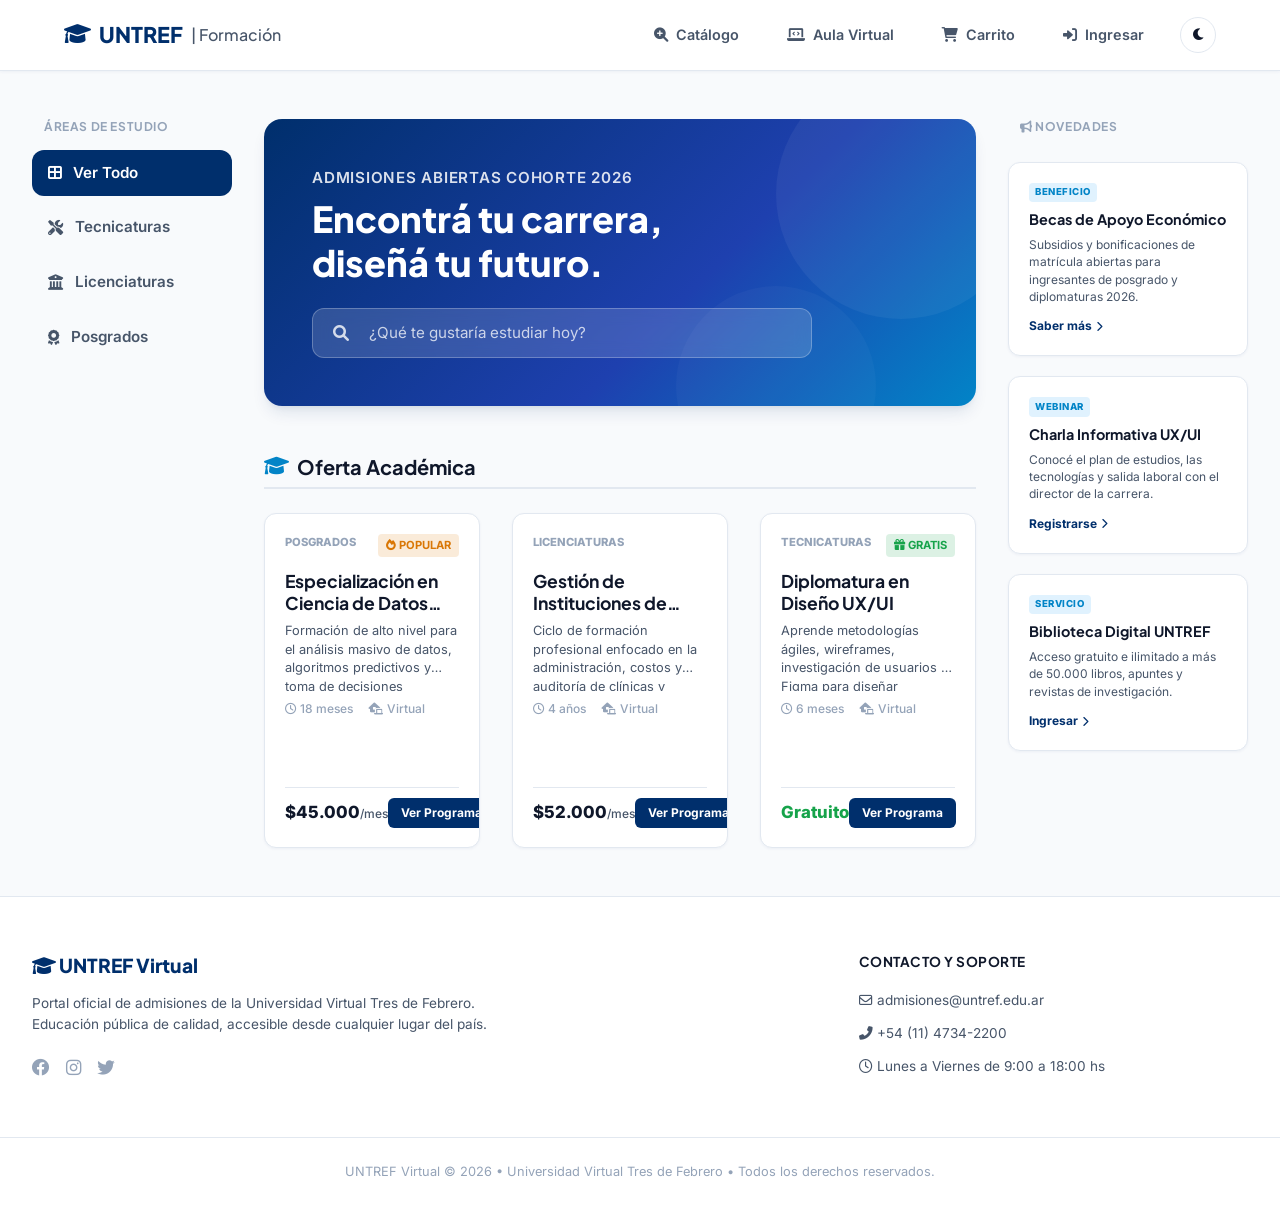
<file: index.html>
<!DOCTYPE html>
<html lang="es">
<head>
    <meta charset="UTF-8">
    <meta name="viewport" content="width=device-width, initial-scale=1.0">
    <title>UNTREF | Oferta Académica y Formación Continua</title>
    <link rel="stylesheet" href="css/global.css">
    <link rel="stylesheet" href="https://cdnjs.cloudflare.com/ajax/libs/font-awesome/6.0.0/css/all.min.css">
    <style>
        /* Estilos específicos de Home */
        .hero-banner {
            background: linear-gradient(135deg, var(--color-untref) 0%, #1e40af 60%, var(--color-tech) 100%);
            border-radius: var(--radius-lg);
            padding: 3rem;
            color: #ffffff;
            margin-bottom: 3rem;
            position: relative;
            overflow: hidden;
            box-shadow: var(--shadow-lg);
        }

        .hero-banner::before {
            content: '';
            position: absolute;
            top: -50px;
            right: -50px;
            width: 250px;
            height: 250px;
            background: rgba(255, 255, 255, 0.05);
            border-radius: 50%;
            pointer-events: none;
        }

        .hero-banner::after {
            content: '';
            position: absolute;
            bottom: -80px;
            right: 100px;
            width: 200px;
            height: 200px;
            background: rgba(255, 255, 255, 0.03);
            border-radius: 50%;
            pointer-events: none;
        }

        .hero-greeting {
            font-size: 0.95rem;
            font-weight: 600;
            text-transform: uppercase;
            letter-spacing: 0.05em;
            opacity: 0.85;
            margin-bottom: 0.5rem;
        }

        .hero-headline {
            font-family: var(--fuente-titulo);
            font-size: 2.25rem;
            font-weight: 800;
            line-height: 1.2;
            margin-bottom: 1.5rem;
        }

        .hero-search-box {
            display: flex;
            align-items: center;
            background-color: rgba(255, 255, 255, 0.15);
            border: 1.5px solid rgba(255, 255, 255, 0.25);
            border-radius: var(--radius);
            padding: 0.25rem 0.5rem;
            max-width: 500px;
            backdrop-filter: blur(8px);
            transition: var(--transition);
        }

        .hero-search-box:focus-within {
            background-color: rgba(255, 255, 255, 0.25);
            border-color: #ffffff;
        }

        .hero-search-box i {
            color: rgba(255, 255, 255, 0.8);
            padding: 0 0.75rem;
            font-size: 1rem;
        }

        .hero-search-box input {
            width: 100%;
            border: none;
            background: transparent;
            padding: 0.65rem 0.5rem;
            font-size: 0.95rem;
            color: #ffffff;
            outline: none;
            font-family: var(--fuente-principal);
        }

        .hero-search-box input::placeholder {
            color: rgba(255, 255, 255, 0.75);
        }

        .section-header {
            display: flex;
            justify-content: space-between;
            align-items: center;
            margin-bottom: 1.5rem;
            border-bottom: 2px solid var(--border-color);
            padding-bottom: 0.5rem;
        }

        .section-title {
            font-size: 1.25rem;
            font-weight: 700;
            display: flex;
            align-items: center;
            gap: 0.5rem;
        }

        .section-title i {
            color: var(--color-tech);
        }

        /* Slider horizontal de recomendados (Gestalt: Proximidad) */
        .recomended-row {
            display: grid;
            grid-template-columns: repeat(3, 1fr);
            gap: 2rem;
            margin-bottom: 3rem;
        }

        @media (max-width: 900px) {
            .recomended-row {
                grid-template-columns: repeat(2, 1fr);
            }
        }
        @media (max-width: 600px) {
            .recomended-row {
                grid-template-columns: 1fr;
            }
            .hero-banner {
                padding: 1.75rem;
            }
            .hero-headline {
                font-size: 1.65rem;
            }
        }
    </style>
</head>
<body>

    <!-- NAV BAR (Nielsen #1, #3 y #4) -->
    <nav class="navbar">
        <a href="index.html" class="logo-untref">
            <i class="fas fa-graduation-cap"></i> UNTREF <span>| Formación</span>
        </a>

        <div class="nav-menu" id="nav-menu">
            <button class="menu-close" id="menu-close-btn" aria-label="Cerrar menú">
                <i class="fas fa-times"></i>
            </button>
            
            <a href="index.html" class="nav-item"><i class="fas fa-search-plus"></i> Catálogo</a>
            <a href="pages/aula-virtual.html" class="nav-item"><i class="fas fa-laptop-code"></i> Aula Virtual</a>
            
            <!-- Carrito con indicador dinámico -->
            <div class="cart-icon-wrapper nav-item" onclick="window.location.href='pages/carrito.html'">
                <i class="fas fa-shopping-cart"></i>
                <span>Carrito</span>
                <span class="cart-badge" style="display: none;">0</span>
            </div>

            <a href="pages/perfil.html" class="nav-item"><i class="fas fa-user-circle"></i> Mi Perfil</a>
        </div>

        <div class="nav-actions">
            <!-- Botón de Modo Oscuro -->
            <button id="theme-toggle" class="nav-item-btn" aria-label="Cambiar modo de pantalla">
                <i class="fas fa-moon"></i>
            </button>
            <button class="menu-toggle" id="menu-open-btn" aria-label="Abrir menú">
                <i class="fas fa-bars"></i>
            </button>
        </div>
    </nav>
    
    <!-- CONTENEDOR APP -->
    <div class="app-container">
        
        <!-- SIDEBAR FILTROS (Gestalt: Similitud y Proximidad) -->
        <aside class="sidebar">
            <h4 class="sidebar-title">Áreas de Estudio</h4>
            <a href="#" class="sidebar-link active" onclick="filtrar('all', this, event)"><i class="fas fa-border-all"></i> Ver Todo</a>
            <a href="#" class="sidebar-link" onclick="filtrar('Tecnicaturas', this, event)"><i class="fas fa-tools"></i> Tecnicaturas</a>
            <a href="#" class="sidebar-link" onclick="filtrar('Licenciaturas', this, event)"><i class="fas fa-university"></i> Licenciaturas</a>
            <a href="#" class="sidebar-link" onclick="filtrar('Posgrados', this, event)"><i class="fas fa-award"></i> Posgrados</a>
        </aside>

        <!-- MAIN CONTENT -->
        <main>
            <!-- Hero banner (Nielsen #8: Diseño Minimalista) -->
            <div class="hero-banner">
                <div class="hero-greeting">Admisiones Abiertas cohorte 2026</div>
                <div class="hero-headline">Encontrá tu carrera,<br>diseñá tu futuro.</div>
                
                <div class="hero-search-box">
                    <i class="fas fa-search"></i>
                    <input type="text" id="course-search" placeholder="¿Qué te gustaría estudiar hoy?" oninput="buscarCurso(this.value)">
                </div>
            </div>

            <!-- Catálogo Completo -->
            <section>
                <div class="section-header">
                    <h2 class="section-title"><i class="fas fa-graduation-cap"></i> Oferta Académica</h2>
                </div>
                <div class="courses-grid" id="courses-container">
                    <!-- Cards generales inyectadas por JS -->
                </div>
            </section>
        </main>

        <!-- COLUMNA DERECHA: NOVEDADES Y ANUNCIOS (Ad-Sidebar) -->
        <aside class="ads-sidebar">
            <h4 class="sidebar-title" style="margin-left: 0;"><i class="fas fa-bullhorn"></i> Novedades</h4>
            
            <article class="ad-card">
                <span class="ad-badge">Beneficio</span>
                <h5 class="ad-title">Becas de Apoyo Económico</h5>
                <p class="ad-desc">Subsidios y bonificaciones de matrícula abiertas para ingresantes de posgrado y diplomaturas 2026.</p>
                <a href="#" class="ad-link" onclick="alert('Convocatoria abierta. Más información en Secretaría de Asuntos Estudiantiles.'); return false;">Saber más <i class="fas fa-chevron-right" style="font-size:0.65rem;"></i></a>
            </article>

            <article class="ad-card">
                <span class="ad-badge">Webinar</span>
                <h5 class="ad-title">Charla Informativa UX/UI</h5>
                <p class="ad-desc">Conocé el plan de estudios, las tecnologías y salida laboral con el director de la carrera.</p>
                <a href="#" class="ad-link" onclick="alert('Inscripción registrada. Recibirás el enlace de Zoom en tu correo.'); return false;">Registrarse <i class="fas fa-chevron-right" style="font-size:0.65rem;"></i></a>
            </article>

            <article class="ad-card">
                <span class="ad-badge">Servicio</span>
                <h5 class="ad-title">Biblioteca Digital UNTREF</h5>
                <p class="ad-desc">Acceso gratuito e ilimitado a más de 50.000 libros, apuntes y revistas de investigación.</p>
                <a href="#" class="ad-link" onclick="alert('Redireccionando a la red de Bibliotecas UNTREF...'); return false;">Ingresar <i class="fas fa-chevron-right" style="font-size:0.65rem;"></i></a>
            </article>
        </aside>
    </div>

    <!-- FOOTER -->
    <footer>
        <div class="footer-container">
            <div class="footer-col">
                <h3 style="font-size: 1.2rem; color: var(--color-untref); margin-bottom: 1rem; font-weight: 800;">
                    <i class="fas fa-graduation-cap"></i> UNTREF Virtual
                </h3>
                <p>Portal oficial de admisiones de la Universidad Virtual Tres de Febrero. Educación pública de calidad, accesible desde cualquier lugar del país.</p>
                <div style="display:flex; gap:1rem; margin-top:1.25rem; font-size:1.1rem;">
                    <a href="#" style="color:var(--texto-muted);"><i class="fab fa-facebook"></i></a>
                    <a href="#" style="color:var(--texto-muted);"><i class="fab fa-instagram"></i></a>
                    <a href="#" style="color:var(--texto-muted);"><i class="fab fa-twitter"></i></a>
                </div>
            </div>

            <div class="footer-col">
                <h4>Contacto y Soporte</h4>
                <p style="margin-bottom:0.75rem;"><i class="far fa-envelope"></i> admisiones@untref.edu.ar</p>
                <p style="margin-bottom:0.75rem;"><i class="fas fa-phone-alt"></i> +54 (11) 4734-2200</p>
                <p><i class="far fa-clock"></i> Lunes a Viernes de 9:00 a 18:00 hs</p>
            </div>
        </div>
        <div class="footer-bottom">
            UNTREF Virtual © 2026 • Universidad Virtual Tres de Febrero • Todos los derechos reservados.
        </div>
    </footer>

    <!-- LOGIC SCRIPTS -->
    <script src="js/cursos.js"></script>
    <script src="js/main.js"></script>
    <script>
        let activeCategory = 'all';
        let searchQuery = '';

        window.onload = () => {
            // Inicializar renderizado
            ejecutarFiltros();
        };

        function filtrar(cat, elem, event) {
            if (event) event.preventDefault();
            activeCategory = cat;
            
            // Gestalt: Cambiar visual del botón activo
            document.querySelectorAll('.sidebar-link').forEach(link => link.classList.remove('active'));
            elem.classList.add('active');
            
            ejecutarFiltros();
        }

        function buscarCurso(query) {
            searchQuery = query;
            ejecutarFiltros();
        }

        function ejecutarFiltros() {
            // Helper de normalización para soportar acentos de forma robusta
            const normalize = str => str.normalize("NFD").replace(/[\u0300-\u036f]/g, "").toLowerCase();
            const normQuery = normalize(searchQuery);

            let keys = Object.keys(CAT_CURSOS).filter(key => {
                const curso = CAT_CURSOS[key];
                const coincideCat = (activeCategory === 'all' || curso.cat === activeCategory);
                const coincideBusqueda = (
                    normalize(curso.titulo).includes(normQuery) || 
                    normalize(curso.desc).includes(normQuery) ||
                    normalize(curso.cat).includes(normQuery)
                );
                return coincideCat && coincideBusqueda;
            });
            renderizarTarjetas('courses-container', keys);
        }
    </script>
</body>
</html>
</file>
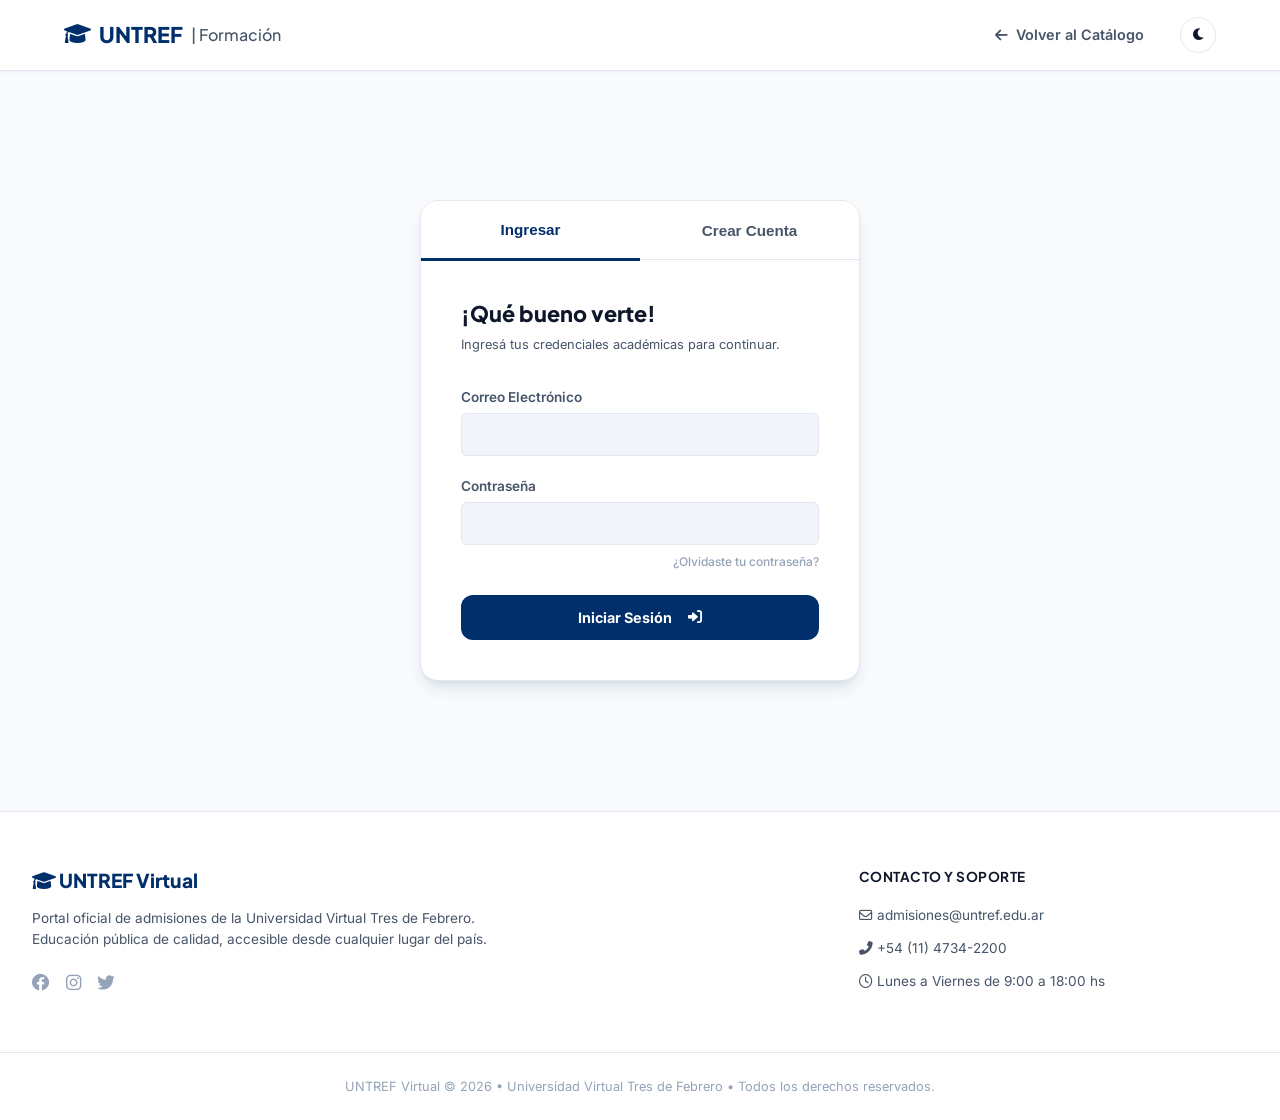
<file: pages/aula-virtual.html>
<!DOCTYPE html>
<html lang="es">
<head>
    <meta charset="UTF-8">
    <meta name="viewport" content="width=device-width, initial-scale=1.0">
    <title>UNTREF | Campus Virtual</title>
    <link rel="stylesheet" href="../css/global.css">
    <link rel="stylesheet" href="https://cdnjs.cloudflare.com/ajax/libs/font-awesome/6.0.0/css/all.min.css">
    <style>
        .aula-layout {
            display: grid;
            grid-template-columns: 1.3fr 0.7fr;
            gap: 3rem;
            max-width: 1200px;
            margin: 2rem auto;
            padding: 0 2rem;
            align-items: start;
        }

        /* Reproductor de Video Premium (Gestalt: Cierre, Figura/Fondo) */
        .video-player-container {
            background-color: #020617;
            border-radius: var(--radius-lg);
            aspect-ratio: 16/9;
            display: flex;
            flex-direction: column;
            align-items: center;
            justify-content: center;
            border: 1px solid var(--border-color);
            color: #38bdf8;
            position: relative;
            overflow: hidden;
            box-shadow: var(--shadow-lg);
        }

        .video-controls {
            position: absolute;
            bottom: 0;
            left: 0;
            width: 100%;
            background: linear-gradient(transparent, rgba(2, 6, 23, 0.95));
            padding: 1.25rem 1.5rem;
            display: flex;
            gap: 1.25rem;
            align-items: center;
            z-index: 10;
        }

        .timeline-bar {
            flex-grow: 1;
            height: 5px;
            background: rgba(255, 255, 255, 0.25);
            border-radius: 99px;
            position: relative;
            cursor: pointer;
        }

        .timeline-progress {
            width: 35%;
            height: 100%;
            background: var(--color-tech);
            border-radius: 99px;
        }

        .class-list {
            list-style: none;
            display: flex;
            flex-direction: column;
            gap: 0.75rem;
        }

        .class-item {
            display: flex;
            justify-content: space-between;
            align-items: center;
            padding: 1rem;
            border: 1px solid var(--border-color);
            border-radius: var(--radius);
            cursor: pointer;
            background-color: var(--fondo-card);
            transition: var(--transition);
        }

        .class-item:hover, .class-item.active {
            border-color: var(--color-tech);
            background-color: var(--fondo-principal);
        }

        .class-item.active i {
            color: var(--color-tech);
        }

        .resources-box {
            background-color: var(--fondo-card);
            border: 1px solid var(--border-color);
            border-radius: var(--radius-lg);
            padding: 1.5rem 2rem;
            box-shadow: var(--shadow-sm);
        }

        .resources-box h4 {
            font-size: 1.05rem;
            margin-bottom: 1rem;
            border-bottom: 1.5px solid var(--border-color);
            padding-bottom: 0.5rem;
        }

        @media (max-width: 900px) {
            .aula-layout {
                grid-template-columns: 1fr;
                gap: 2rem;
            }
        }
    </style>
</head>
<body>

    <!-- NAV BAR (Nielsen #1, #3 y #4) -->
    <nav class="navbar">
        <a href="../index.html" class="logo-untref">
            <i class="fas fa-graduation-cap"></i> UNTREF <span>| Formación</span>
        </a>

        <div class="nav-menu" id="nav-menu">
            <button class="menu-close" id="menu-close-btn" aria-label="Cerrar menú">
                <i class="fas fa-times"></i>
            </button>
            
            <a href="../index.html" class="nav-item"><i class="fas fa-search-plus"></i> Catálogo</a>
            <a href="aula-virtual.html" class="nav-item"><i class="fas fa-laptop-code"></i> Aula Virtual</a>
            
            <!-- Carrito con indicador dinámico -->
            <div class="cart-icon-wrapper nav-item" onclick="window.location.href='carrito.html'">
                <i class="fas fa-shopping-cart"></i>
                <span>Carrito</span>
                <span class="cart-badge" style="display: none;">0</span>
            </div>

            <a href="perfil.html" class="nav-item"><i class="fas fa-user-circle"></i> Mi Perfil</a>
        </div>

        <div class="nav-actions">
            <!-- Botón de Modo Oscuro -->
            <button id="theme-toggle" class="nav-item-btn" aria-label="Cambiar modo de pantalla">
                <i class="fas fa-moon"></i>
            </button>
            <button class="menu-toggle" id="menu-open-btn" aria-label="Abrir menú">
                <i class="fas fa-bars"></i>
            </button>
        </div>
    </nav>

    <!-- CAMPUS VIRTUAL AULA GRID -->
    <div class="aula-layout">
        
        <!-- COLUMNA PRINCIPAL: VIDEO Y DESCRIPCION -->
        <main style="display: flex; flex-direction: column; gap: 2rem;">
            
            <!-- Breadcrumbs -->
            <div class="breadcrumb" style="margin-bottom:0.5rem;">
                <a href="perfil.html">Mi Perfil</a>
                <span><i class="fas fa-chevron-right" style="font-size:0.6rem;"></i></span>
                <span id="bread-curso">Curso Activo</span>
                <span><i class="fas fa-chevron-right" style="font-size:0.6rem;"></i></span>
                <span style="color: var(--texto-principal);">Clase 3 en vivo</span>
            </div>

            <!-- Reproductor de Video (Gestalt: Figura/Fondo) -->
            <div class="video-player-container">
                <!-- Capa decorativa en background -->
                <div style="position:absolute; top:0; left:0; width:100%; height:100%; background: linear-gradient(135deg, rgba(0, 47, 108, 0.4) 0%, rgba(2, 6, 23, 0.9) 100%); z-index:1;"></div>
                
                <i class="far fa-play-circle" style="font-size: 5rem; z-index:2; cursor:pointer; opacity: 0.85; transition: var(--transition);"></i>
                <h4 style="color: #ffffff; z-index:2; font-size:1.15rem; margin-top:1rem; text-shadow:0 2px 4px rgba(0,0,0,0.5);" id="aula-clase-titulo">Clase 3: Introducción al Análisis Exploratorio</h4>
                <p style="color: var(--color-tech); z-index:2; font-size: 0.85rem; margin-top:0.25rem;" id="aula-curso-nombre">Diplomatura en Ciencia de Datos Aplicada</p>
                
                <!-- Controles -->
                <div class="video-controls">
                    <i class="fas fa-play" style="color: white; cursor: pointer;"></i>
                    <div class="timeline-bar"><div class="timeline-progress"></div></div>
                    <span style="color: white; font-size: 0.75rem; font-family: monospace;">24:18 / 1:30:00</span>
                    <i class="fas fa-volume-up" style="color: white; cursor: pointer;"></i>
                    <i class="fas fa-expand" style="color: white; cursor: pointer;"></i>
                </div>
            </div>

            <!-- Recursos de la clase (Nielsen #10: Help and documentation) -->
            <div class="resources-box">
                <h4><i class="far fa-folder-open" style="color: var(--color-tech);"></i> Recursos Descargables</h4>
                <ul class="download-list" id="resources-list">
                    <!-- Inyectados por JS -->
                </ul>
            </div>
        </main>

        <!-- COLUMNA LATERAL: ÍNDICE DE CONTENIDOS -->
        <aside style="display: flex; flex-direction: column; gap: 2rem;">
            
            <!-- Índice de contenidos (Gestalt: Proximidad y Continuidad) -->
            <div class="resources-box" style="padding:1.5rem;">
                <h4 style="border-bottom:none; margin-bottom: 1rem;"><i class="fas fa-list-ul"></i> Índice de Clases</h4>
                <ul class="class-list">
                    <li class="class-item">
                        <div>
                            <i class="fas fa-check-circle" style="color: var(--color-success); margin-right: 0.5rem;"></i>
                            <strong>Clase 1: Configuración</strong>
                        </div>
                        <span style="font-size: 0.7rem; color: var(--texto-muted);">Grabada</span>
                    </li>
                    <li class="class-item">
                        <div>
                            <i class="fas fa-check-circle" style="color: var(--color-success); margin-right: 0.5rem;"></i>
                            <strong>Clase 2: Fundamentos</strong>
                        </div>
                        <span style="font-size: 0.7rem; color: var(--texto-muted);">Grabada</span>
                    </li>
                    <li class="class-item active">
                        <div>
                            <i class="fas fa-play" style="margin-right: 0.5rem;"></i>
                            <strong>Clase 3: Desarrollo Práctico</strong>
                        </div>
                        <span style="font-size: 0.7rem; color: var(--color-tech); font-weight:700;">Viendo</span>
                    </li>
                    <li class="class-item" style="opacity: 0.6; cursor: not-allowed;">
                        <div>
                            <i class="far fa-calendar" style="margin-right: 0.5rem;"></i>
                            <strong>Clase 4: Evaluación final</strong>
                        </div>
                        <span style="font-size: 0.7rem; color: var(--texto-muted);">Pendiente</span>
                    </li>
                </ul>
            </div>

            <!-- Panel de Avisos (Nielsen #1: Visibilidad) -->
            <div class="resources-box" style="background-color: rgba(217, 119, 6, 0.08); border-color: var(--color-warning); padding:1.5rem;">
                <h4 style="border-bottom:none; margin-bottom: 0.5rem; color: var(--color-warning);"><i class="far fa-bell"></i> Avisos Académicos</h4>
                <p style="font-size: 0.85rem; color: var(--texto-secundario); line-height: 1.5;">
                    La entrega del Trabajo Práctico Integrador vence este Domingo a las 23:59 hs. El canal de consultas del buzón de entrega se encuentra disponible.
                </p>
            </div>
        </aside>

    </div>

    <!-- FOOTER -->
    <footer>
        <div class="footer-container">
            <div class="footer-col">
                <h3 style="font-size: 1.2rem; color: var(--color-untref); margin-bottom: 1rem; font-weight: 800;">
                    <i class="fas fa-graduation-cap"></i> UNTREF Virtual
                </h3>
                <p>Portal oficial de admisiones de la Universidad Virtual Tres de Febrero. Educación pública de calidad, accesible desde cualquier lugar del país.</p>
                <div style="display:flex; gap:1rem; margin-top:1.25rem; font-size:1.1rem;">
                    <a href="#" style="color:var(--texto-muted);"><i class="fab fa-facebook"></i></a>
                    <a href="#" style="color:var(--texto-muted);"><i class="fab fa-instagram"></i></a>
                    <a href="#" style="color:var(--texto-muted);"><i class="fab fa-twitter"></i></a>
                </div>
            </div>

            <div class="footer-col">
                <h4>Contacto y Soporte</h4>
                <p style="margin-bottom:0.75rem;"><i class="far fa-envelope"></i> admisiones@untref.edu.ar</p>
                <p style="margin-bottom:0.75rem;"><i class="fas fa-phone-alt"></i> +54 (11) 4734-2200</p>
                <p><i class="far fa-clock"></i> Lunes a Viernes de 9:00 a 18:00 hs</p>
            </div>
        </div>
        <div class="footer-bottom">
            UNTREF Virtual © 2026 • Universidad Virtual Tres de Febrero • Todos los derechos reservados.
        </div>
    </footer>

    <!-- LOGIC SCRIPTS -->
    <script src="../js/cursos.js"></script>
    <script src="../js/main.js"></script>
    <script>
        const params = new URLSearchParams(window.location.search);
        const cursoKey = params.get('curso') || 'datos';
        const curso = CAT_CURSOS[cursoKey];

        const recursosPorCurso = {
            datos: [
                { nombre: "Notebook_Clase3_AnalisisPredictivo.ipynb", tipo: "code", icon: "far fa-file-code", color: "#d97706" },
                { nombre: "Presentacion_Teorica_Unidad2.pdf", tipo: "pdf", icon: "far fa-file-pdf", color: "#ef4444" },
                { nombre: "Dataset_Oficial_Facturacion_Kaggle.csv", tipo: "csv", icon: "fas fa-table", color: "#10b981" }
            ],
            salud: [
                { nombre: "Planilla_Auditoria_Presupuestos.xlsx", tipo: "excel", icon: "far fa-file-excel", color: "#16a34a" },
                { nombre: "Manual_Facturacion_Sanitaria_Nacional.pdf", tipo: "pdf", icon: "far fa-file-pdf", color: "#ef4444" }
            ],
            ux: [
                { nombre: "Libreria_Componentes_Figma_Clase3.fig", tipo: "figma", icon: "fab fa-figma", color: "#a259ff" },
                { nombre: "Guia_Investigacion_Heuristicas_Nielsen.pdf", tipo: "pdf", icon: "far fa-file-pdf", color: "#ef4444" }
            ]
        };

        const clasesPorCurso = {
            datos: "Clase 3: Introducción al Análisis Exploratorio de Datos (EDA)",
            salud: "Clase 3: Costos, Facturación Sanitaria y Presupuestos",
            ux: "Clase 3: Diseño de Wireframes de Alta Fidelidad en Figma"
        };

        document.addEventListener('DOMContentLoaded', () => {
            // Verificar sesión activa en local storage
            const storedName = localStorage.getItem("untref_user_name");
            if (!storedName) {
                // Redirigir a iniciar sesión
                window.location.href = `iniciar-sesion.html?next=aula-virtual.html?curso=${cursoKey}`;
                return;
            }

            if (curso) {
                document.getElementById('bread-curso').innerText = curso.titulo;
                document.getElementById('aula-curso-nombre').innerText = curso.titulo;
                
                // Clase título
                if (clasesPorCurso[cursoKey]) {
                    document.getElementById('aula-clase-titulo').innerText = clasesPorCurso[cursoKey];
                }

                // Inyectar descargables
                const recursos = recursosPorCurso[cursoKey] || recursosPorCurso['datos'];
                const recContainer = document.getElementById('resources-list');
                if (recContainer) {
                    recContainer.innerHTML = recursos.map(r => `
                        <li>
                            <a href="#" download>
                                <i class="${r.icon}" style="color:${r.color}; font-size:1.15rem;"></i>
                                <span>${r.nombre}</span>
                            </a>
                        </li>
                    `).join('');
                }
            }
        });
    </script>
</body>
</html>
</file>
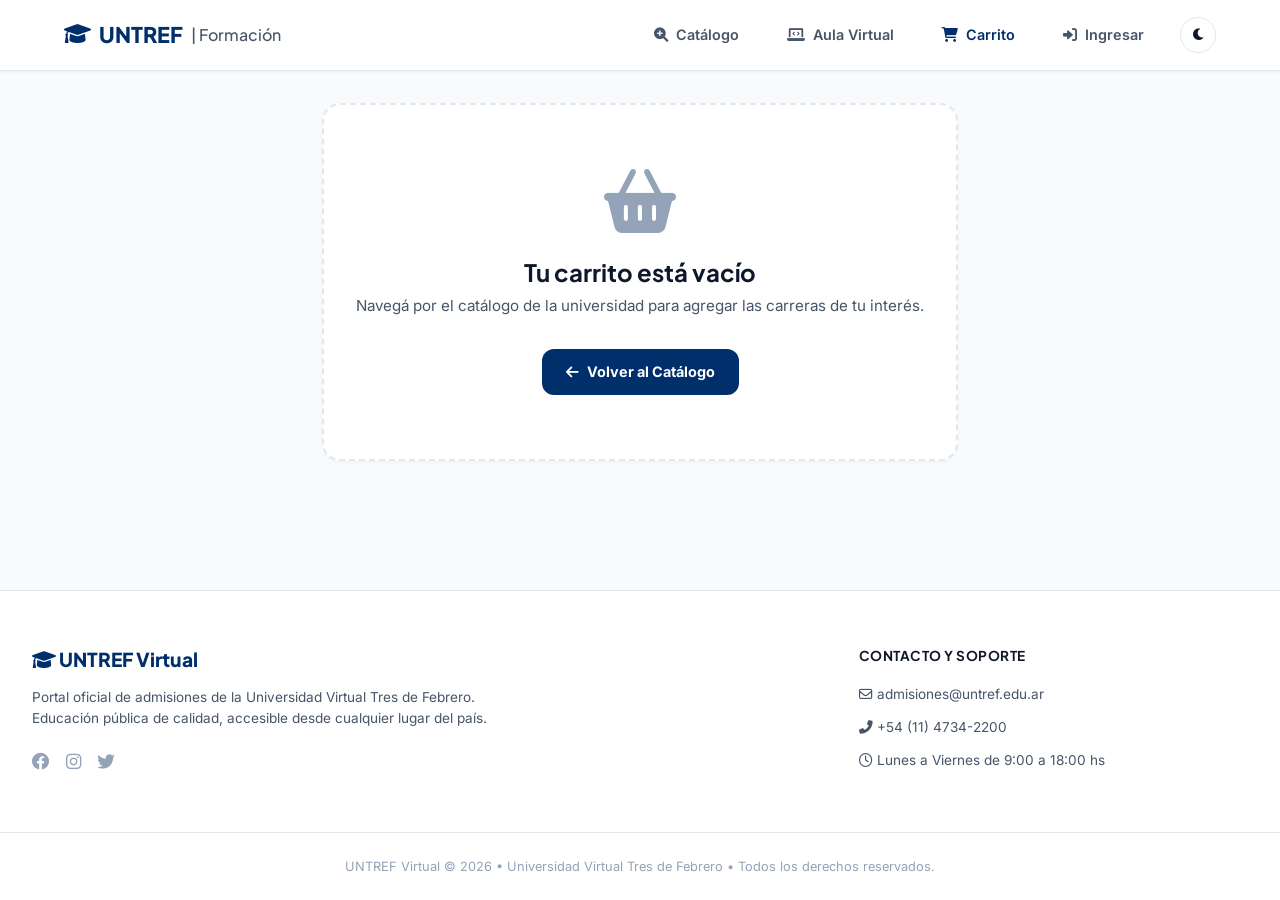
<file: pages/carrito.html>
<!DOCTYPE html>
<html lang="es">
<head>
    <meta charset="UTF-8">
    <meta name="viewport" content="width=device-width, initial-scale=1.0">
    <title>UNTREF | Carrito de Admisión</title>
    <link rel="stylesheet" href="../css/global.css">
    <link rel="stylesheet" href="https://cdnjs.cloudflare.com/ajax/libs/font-awesome/6.0.0/css/all.min.css">
    <style>
        .cart-layout {
            display: grid;
            grid-template-columns: 1fr 340px;
            gap: 3rem;
            max-width: 1200px;
            margin: 2rem auto;
            padding: 0 2rem;
            align-items: start;
        }

        .cart-title {
            font-size: 1.5rem;
            font-weight: 800;
            margin-bottom: 1.5rem;
            display: flex;
            align-items: center;
            gap: 0.5rem;
        }

        .cart-title span {
            font-size: 0.95rem;
            font-weight: 600;
            color: var(--texto-muted);
        }

        .cart-list {
            display: flex;
            flex-direction: column;
            gap: 1rem;
        }

        .cart-card-item {
            background-color: var(--fondo-card);
            border: 1px solid var(--border-color);
            border-radius: var(--radius);
            padding: 1.25rem;
            display: flex;
            align-items: center;
            gap: 1.25rem;
            box-shadow: var(--shadow-sm);
            transition: var(--transition);
        }

        .cart-card-item:hover {
            box-shadow: var(--shadow);
            border-color: var(--color-untref);
        }

        .cart-item-icon-box {
            width: 60px;
            height: 60px;
            border-radius: var(--radius-sm);
            display: flex;
            align-items: center;
            justify-content: center;
            font-size: 1.75rem;
            color: #ffffff;
            flex-shrink: 0;
        }

        .icon-datos {
            background: linear-gradient(135deg, var(--color-untref) 0%, #1e40af 100%);
        }

        .icon-salud {
            background: linear-gradient(135deg, #16a34a 0%, #15803d 100%);
        }

        .icon-ux {
            background: linear-gradient(135deg, #a259ff 0%, #7c3aed 100%);
        }

        .cart-item-info {
            flex-grow: 1;
        }

        .cart-item-info h4 {
            font-size: 1.05rem;
            margin-bottom: 0.25rem;
            line-height: 1.3;
        }

        .cart-item-details {
            font-size: 0.8rem;
            color: var(--texto-secundario);
            margin-bottom: 0.25rem;
        }

        .cart-item-stars {
            display: flex;
            align-items: center;
            gap: 0.25rem;
            font-size: 0.75rem;
            color: var(--color-warning);
        }

        .cart-item-stars span {
            color: var(--texto-muted);
            margin-left: 0.25rem;
        }

        .cart-item-price-box {
            display: flex;
            align-items: center;
            gap: 1.5rem;
            flex-shrink: 0;
        }

        .cart-item-price {
            font-size: 1.15rem;
            font-weight: 800;
            white-space: nowrap;
        }

        .cart-item-delete {
            background: none;
            border: none;
            color: var(--texto-muted);
            cursor: pointer;
            font-size: 1.15rem;
            padding: 0.25rem;
            transition: var(--transition);
        }

        .cart-item-delete:hover {
            color: var(--color-danger);
        }

        .summary-box {
            background-color: var(--fondo-card);
            border: 1px solid var(--border-color);
            border-radius: var(--radius-lg);
            padding: 2rem;
            box-shadow: var(--shadow);
        }

        .summary-row {
            display: flex;
            justify-content: space-between;
            font-size: 0.9rem;
            margin-bottom: 0.75rem;
            color: var(--texto-secundario);
        }

        .summary-row.total {
            border-top: 1px solid var(--border-color);
            padding-top: 1rem;
            margin-top: 1rem;
            font-size: 1.15rem;
            font-weight: 800;
            color: var(--texto-principal);
        }

        .trust-badge-row {
            display: grid;
            grid-template-columns: repeat(4, 1fr);
            gap: 0.5rem;
            margin-top: 1.5rem;
            border-top: 1px solid var(--border-color);
            padding-top: 1rem;
        }

        .trust-badge-item {
            text-align: center;
            font-size: 0.65rem;
            color: var(--texto-muted);
            font-weight: 500;
            display: flex;
            flex-direction: column;
            align-items: center;
            gap: 0.25rem;
        }

        .trust-badge-item i {
            font-size: 1.1rem;
            color: var(--color-tech);
        }

        .empty-cart-view {
            border: 2px dashed var(--border-color);
            border-radius: var(--radius-lg);
            padding: 4rem 2rem;
            text-align: center;
            color: var(--texto-secundario);
            grid-column: 1 / -1;
            background-color: var(--fondo-card);
            box-shadow: var(--shadow-sm);
        }

        @media (max-width: 900px) {
            .cart-layout {
                grid-template-columns: 1fr;
                gap: 2rem;
            }
        }

        @media (max-width: 600px) {
            .cart-card-item {
                flex-direction: column;
                align-items: flex-start;
                gap: 1rem;
            }

            .cart-item-price-box {
                width: 100%;
                justify-content: space-between;
                border-top: 1px solid var(--border-color);
                padding-top: 0.75rem;
            }
        }
    </style>
</head>
<body>

    <!-- NAV BAR (Nielsen #1, #3 y #4) -->
    <nav class="navbar">
        <a href="../index.html" class="logo-untref">
            <i class="fas fa-graduation-cap"></i> UNTREF <span>| Formación</span>
        </a>

        <div class="nav-menu" id="nav-menu">
            <button class="menu-close" id="menu-close-btn" aria-label="Cerrar menú">
                <i class="fas fa-times"></i>
            </button>
            
            <a href="../index.html" class="nav-item"><i class="fas fa-search-plus"></i> Catálogo</a>
            <a href="aula-virtual.html" class="nav-item"><i class="fas fa-laptop-code"></i> Aula Virtual</a>
            
            <!-- Carrito con indicador dinámico -->
            <div class="cart-icon-wrapper nav-item">
                <i class="fas fa-shopping-cart" style="color:var(--color-untref);"></i>
                <span style="color:var(--color-untref);">Carrito</span>
                <span class="cart-badge" style="display: none;">0</span>
            </div>

            <a href="perfil.html" class="nav-item"><i class="fas fa-user-circle"></i> Mi Perfil</a>
        </div>

        <div class="nav-actions">
            <!-- Botón de Modo Oscuro -->
            <button id="theme-toggle" class="nav-item-btn" aria-label="Cambiar modo de pantalla">
                <i class="fas fa-moon"></i>
            </button>
            <button class="menu-toggle" id="menu-open-btn" aria-label="Abrir menú">
                <i class="fas fa-bars"></i>
            </button>
        </div>
    </nav>

    <!-- CARRO DE COMPRAS CONTENEDOR -->
    <div class="cart-layout" id="cart-layout-container">
        
        <!-- Listado de Cursos a la izquierda -->
        <main>
            <h2 class="cart-title"><i class="fas fa-shopping-cart"></i> Tu Carrito <span id="cart-items-count">0 carreras</span></h2>
            
            <div class="cart-list" id="cart-list-container">
                <!-- Inyectado dinámicamente -->
            </div>

            <div style="margin-top: 2rem;">
                <a href="../index.html" class="btn btn-secondary btn-sm"><i class="fas fa-arrow-left"></i> Seguir explorando</a>
            </div>
        </main>

        <!-- Resumen de Cobro a la derecha (Nielsen #6) -->
        <aside id="cart-sidebar">
            <div class="summary-box">
                <h3 style="font-size: 1.15rem; margin-bottom: 1.25rem;"><i class="fas fa-file-invoice-dollar"></i> Resumen</h3>
                
                <div style="display:flex; flex-direction:column; gap:0.25rem;">
                    <div class="summary-row">
                        <span id="summary-items-label">Subtotal (0 programas)</span>
                        <strong id="summary-subtotal" style="color:var(--texto-principal);">$0</strong>
                    </div>
                    <div class="summary-row" style="color: var(--color-success); display: none;" id="discount-row">
                        <span>🏷️ Bonificación (10%)</span>
                        <strong id="summary-discount">- $0</strong>
                    </div>
                    <div class="summary-row total">
                        <span>Total</span>
                        <span id="summary-total" style="color:var(--color-untref);">$0</span>
                    </div>
                </div>

                <button class="btn btn-primary btn-full" style="padding: 1rem; margin-top: 1.5rem; font-size: 0.95rem;" id="btn-proceed-checkout" onclick="procederAlPago()">
                    Proceder al Pago <i class="fas fa-arrow-right" style="margin-left: 0.5rem;"></i>
                </button>

                <!-- Trust Badges (Gestalt: Proximidad, Similitud) -->
                <div class="trust-badge-row">
                    <div class="trust-badge-item">
                        <i class="fas fa-shield-alt"></i>
                        <span>Pago Seguro</span>
                    </div>
                    <div class="trust-badge-item">
                        <i class="fas fa-history"></i>
                        <span>Acceso 24/7</span>
                    </div>
                    <div class="trust-badge-item">
                        <i class="fas fa-award"></i>
                        <span>Certificado</span>
                    </div>
                    <div class="trust-badge-item">
                        <i class="fas fa-headset"></i>
                        <span>Soporte</span>
                    </div>
                </div>
            </div>
        </aside>
    </div>

    <!-- FOOTER -->
    <footer>
        <div class="footer-container">
            <div class="footer-col">
                <h3 style="font-size: 1.2rem; color: var(--color-untref); margin-bottom: 1rem; font-weight: 800;">
                    <i class="fas fa-graduation-cap"></i> UNTREF Virtual
                </h3>
                <p>Portal oficial de admisiones de la Universidad Virtual Tres de Febrero. Educación pública de calidad, accesible desde cualquier lugar del país.</p>
                <div style="display:flex; gap:1rem; margin-top:1.25rem; font-size:1.1rem;">
                    <a href="#" style="color:var(--texto-muted);"><i class="fab fa-facebook"></i></a>
                    <a href="#" style="color:var(--texto-muted);"><i class="fab fa-instagram"></i></a>
                    <a href="#" style="color:var(--texto-muted);"><i class="fab fa-twitter"></i></a>
                </div>
            </div>

            <div class="footer-col">
                <h4>Contacto y Soporte</h4>
                <p style="margin-bottom:0.75rem;"><i class="far fa-envelope"></i> admisiones@untref.edu.ar</p>
                <p style="margin-bottom:0.75rem;"><i class="fas fa-phone-alt"></i> +54 (11) 4734-2200</p>
                <p><i class="far fa-clock"></i> Lunes a Viernes de 9:00 a 18:00 hs</p>
            </div>
        </div>
        <div class="footer-bottom">
            UNTREF Virtual © 2026 • Universidad Virtual Tres de Febrero • Todos los derechos reservados.
        </div>
    </footer>

    <!-- LOGIC SCRIPTS -->
    <script src="../js/cursos.js"></script>
    <script src="../js/main.js"></script>
    <script>
        document.addEventListener('DOMContentLoaded', () => {
            renderizarCarritoCompleto();
        });

        function renderizarCarritoCompleto() {
            const listContainer = document.getElementById('cart-list-container');
            const cartItemsCount = document.getElementById('cart-items-count');
            const summaryItemsLabel = document.getElementById('summary-items-label');
            const summarySubtotal = document.getElementById('summary-subtotal');
            const summaryDiscount = document.getElementById('summary-discount');
            const discountRow = document.getElementById('discount-row');
            const summaryTotal = document.getElementById('summary-total');
            const cartLayout = document.getElementById('cart-layout-container');

            const cart = obtenerCarrito();

            // Sincronizar badges e indicadores
            cartItemsCount.innerText = `${cart.length} ${cart.length === 1 ? 'programa' : 'programas'}`;
            summaryItemsLabel.innerText = `Subtotal (${cart.length} ${cart.length === 1 ? 'programa' : 'programas'})`;

            if (cart.length === 0) {
                // Layout vacío (Nielsen #3: Control de Usuario)
                cartLayout.innerHTML = `
                    <div class="empty-cart-view">
                        <i class="fas fa-shopping-basket" style="font-size: 4rem; color: var(--texto-muted); margin-bottom: 1.5rem; display:block;"></i>
                        <h2 style="margin-bottom: 0.5rem; font-size: 1.5rem;">Tu carrito está vacío</h2>
                        <p style="color: var(--texto-secundario); font-size: 0.95rem; margin-bottom: 2rem;">Navegá por el catálogo de la universidad para agregar las carreras de tu interés.</p>
                        <a href="../index.html" class="btn btn-primary"><i class="fas fa-arrow-left"></i> Volver al Catálogo</a>
                    </div>
                `;
                return;
            }

            const estrellasCurso = { datos: "★★★★★", salud: "★★★★☆", ux: "★★★★★" };
            const ratingCurso = { datos: "4.9 (1.2k)", salud: "4.7 (890)", ux: "4.9 (2.1k)" };

            let subtotalNumerico = 0;

            listContainer.innerHTML = cart.map(key => {
                const curso = CAT_CURSOS[key];
                
                // Calcular subtotal sumando valores numéricos
                const precioNumerico = parseInt(curso.precio.replace(/\D/g, '')) || 0;
                subtotalNumerico += precioNumerico;

                const estrellas = estrellasCurso[key] || "★★★★★";
                const ratingText = ratingCurso[key] || "4.8 (1.5k)";

                // Formatear precio
                let precioHTML = "";
                if (curso.precio.includes("/mes")) {
                    const partes = curso.precio.split("/mes");
                    precioHTML = `${partes[0].trim()}<span style="font-size: 0.75rem; font-weight: 500; color: var(--texto-secundario);">/mes</span>`;
                } else {
                    precioHTML = curso.precio;
                }

                return `
                    <div class="cart-card-item" id="item-row-${key}">
                        <div class="cart-item-info">
                            <h4>${curso.titulo}</h4>
                            <div class="cart-item-details">${curso.cat} • ${curso.duracion} • ${curso.modalidad}</div>
                            <div class="cart-item-stars">
                                ${estrellas.split('').map(char => char === '★' ? '<i class="fas fa-star"></i>' : '<i class="far fa-star"></i>').join('')}
                                <span>${ratingText}</span>
                            </div>
                        </div>
                        <div class="cart-item-price-box">
                            <span class="cart-item-price" style="color: ${curso.gratis ? 'var(--color-success)' : 'inherit'};">${precioHTML}</span>
                            <button class="cart-item-delete" onclick="eliminarFilaCarrito('${key}')" aria-label="Eliminar del carrito"><i class="far fa-trash-alt"></i></button>
                        </div>
                    </div>
                `;
            }).join('');

            // Descuento si lleva más de un curso
            const descuento = cart.length > 1 ? Math.round(subtotalNumerico * 0.1) : 0;
            const total = subtotalNumerico - descuento;

            if (descuento > 0) {
                discountRow.style.display = 'flex';
                summaryDiscount.innerText = `- $${descuento.toLocaleString('es-AR')}`;
            } else {
                discountRow.style.display = 'none';
            }

            summarySubtotal.innerText = `$${subtotalNumerico.toLocaleString('es-AR')}`;
            summaryTotal.innerText = `$${total.toLocaleString('es-AR')}`;
        }

        function eliminarFilaCarrito(key) {
            eliminarDelCarrito(key);
            renderizarCarritoCompleto();
            actualizarBadgeCarrito();
        }

        function procederAlPago() {
            const cart = obtenerCarrito();
            if (cart.length > 0) {
                // Verificar si hay sesión activa en localStorage
                const user = localStorage.getItem("untref_user_name");
                const cursoQuery = cart.join(',');
                if (!user) {
                    // Redirigir a iniciar sesión guardando el paso siguiente en la query
                    window.location.href = `iniciar-sesion.html?next=inscripcion.html?curso=${cursoQuery}`;
                } else {
                    window.location.href = `inscripcion.html?curso=${cursoQuery}`;
                }
            }
        }
    </script>
</body>
</html>
</file>
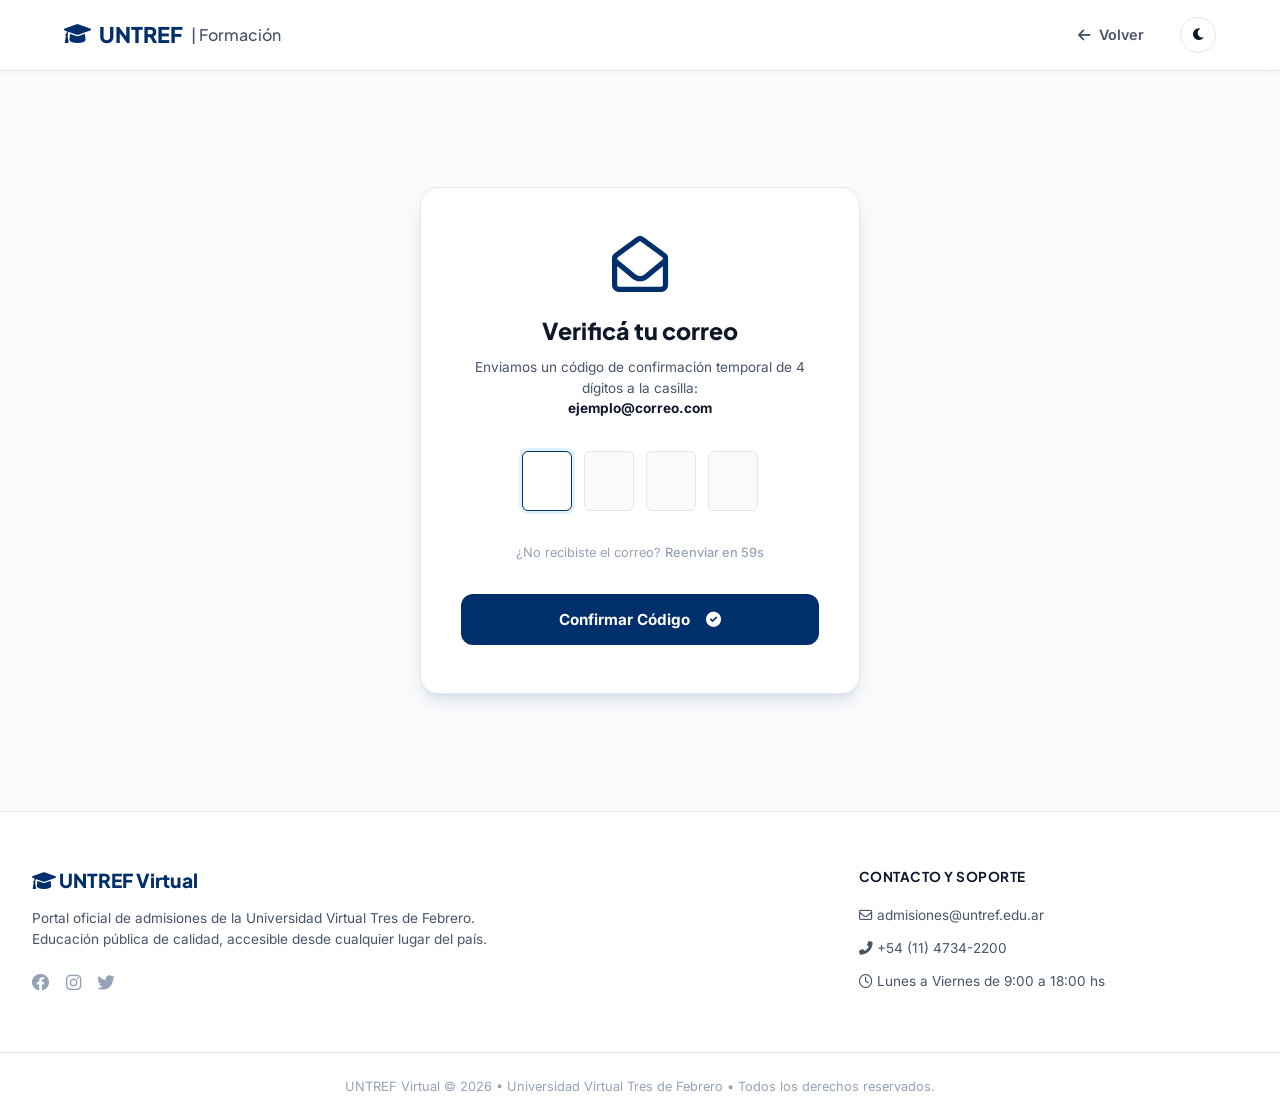
<file: pages/confirmar-correo.html>
<!DOCTYPE html>
<html lang="es">
<head>
    <meta charset="UTF-8">
    <meta name="viewport" content="width=device-width, initial-scale=1.0">
    <title>UNTREF | Confirmar Correo</title>
    <link rel="stylesheet" href="../css/global.css">
    <link rel="stylesheet" href="https://cdnjs.cloudflare.com/ajax/libs/font-awesome/6.0.0/css/all.min.css">
    <style>
        .verify-layout {
            display: flex;
            align-items: center;
            justify-content: center;
            min-height: calc(100vh - 160px);
            padding: 2rem;
            background-color: var(--fondo-principal);
        }

        .verify-card {
            background-color: var(--fondo-card);
            border: 1px solid var(--border-color);
            border-radius: var(--radius-lg);
            width: 100%;
            max-width: 440px;
            box-shadow: var(--shadow-lg);
            padding: 3rem 2.5rem;
            text-align: center;
        }

        .verify-icon {
            font-size: 3.5rem;
            color: var(--color-untref);
            margin-bottom: 1.5rem;
            animation: bounce 2s infinite;
        }

        @keyframes bounce {
            0%, 100% { transform: translateY(0); }
            50% { transform: translateY(-8px); }
        }

        .form-title {
            font-size: 1.45rem;
            font-weight: 800;
            margin-bottom: 0.75rem;
            color: var(--texto-principal);
        }

        .form-subtitle {
            font-size: 0.85rem;
            color: var(--texto-secundario);
            line-height: 1.5;
            margin-bottom: 2rem;
        }

        .email-highlight {
            font-weight: 700;
            color: var(--texto-principal);
            word-break: break-all;
        }

        .code-inputs {
            display: flex;
            justify-content: center;
            gap: 0.75rem;
            margin-bottom: 2rem;
        }

        .code-box {
            width: 50px;
            height: 60px;
            border-radius: var(--radius-sm);
            border: 1.5px solid var(--border-color);
            background-color: var(--fondo-principal);
            text-align: center;
            font-size: 1.5rem;
            font-weight: 800;
            color: var(--texto-principal);
            font-family: monospace;
            transition: var(--transition);
        }

        .code-box:focus {
            border-color: var(--color-untref);
            background-color: var(--fondo-card);
            box-shadow: 0 0 0 3px var(--color-tech-light);
            outline: none;
        }

        .resend-box {
            font-size: 0.8rem;
            color: var(--texto-muted);
            margin-bottom: 2rem;
        }

        .resend-link {
            color: var(--color-untref);
            text-decoration: none;
            font-weight: 700;
            cursor: pointer;
        }

        .resend-link.disabled {
            color: var(--texto-muted);
            cursor: not-allowed;
            font-weight: 500;
        }
    </style>
</head>
<body>

    <!-- NAV BAR -->
    <nav class="navbar">
        <a href="../index.html" class="logo-untref">
            <i class="fas fa-graduation-cap"></i> UNTREF <span>| Formación</span>
        </a>
        <div class="nav-menu" id="nav-menu">
            <a href="iniciar-sesion.html" class="nav-item"><i class="fas fa-arrow-left"></i> Volver</a>
        </div>
        <div class="nav-actions">
            <!-- Botón de Modo Oscuro -->
            <button id="theme-toggle" class="nav-item-btn" aria-label="Cambiar modo de pantalla">
                <i class="fas fa-moon"></i>
            </button>
        </div>
    </nav>

    <!-- VERIFICACIÓN DE EMAIL -->
    <div class="verify-layout">
        <div class="verify-card">
            <i class="far fa-envelope-open verify-icon"></i>
            <h3 class="form-title">Verificá tu correo</h3>
            <p class="form-subtitle">Enviamos un código de confirmación temporal de 4 dígitos a la casilla:<br><span class="email-highlight" id="email-target">ejemplo@correo.com</span></p>
            
            <form onsubmit="handleVerification(event)">
                <div class="code-inputs">
                    <input type="text" maxlength="1" class="code-box" required oninput="moveNext(this, 'box-2')" id="box-1">
                    <input type="text" maxlength="1" class="code-box" required oninput="moveNext(this, 'box-3')" id="box-2" onkeydown="movePrev(event, 'box-1')">
                    <input type="text" maxlength="1" class="code-box" required oninput="moveNext(this, 'box-4')" id="box-3" onkeydown="movePrev(event, 'box-2')">
                    <input type="text" maxlength="1" class="code-box" required oninput="moveNext(this, '')" id="box-4" onkeydown="movePrev(event, 'box-3')">
                </div>

                <div class="resend-box">
                    ¿No recibiste el correo? <span id="countdown-text" class="resend-link disabled">Reenviar en 60s</span>
                </div>

                <button type="submit" class="btn btn-primary btn-full" style="padding: 1rem; font-size: 0.95rem;">
                    Confirmar Código <i class="fas fa-check-circle" style="margin-left: 0.5rem;"></i>
                </button>
            </form>
        </div>
    </div>

    <!-- FOOTER -->
    <footer>
        <div class="footer-container">
            <div class="footer-col">
                <h3 style="font-size: 1.2rem; color: var(--color-untref); margin-bottom: 1rem; font-weight: 800;">
                    <i class="fas fa-graduation-cap"></i> UNTREF Virtual
                </h3>
                <p>Portal oficial de admisiones de la Universidad Virtual Tres de Febrero. Educación pública de calidad, accesible desde cualquier lugar del país.</p>
                <div style="display:flex; gap:1rem; margin-top:1.25rem; font-size:1.1rem;">
                    <a href="#" style="color:var(--texto-muted);"><i class="fab fa-facebook"></i></a>
                    <a href="#" style="color:var(--texto-muted);"><i class="fab fa-instagram"></i></a>
                    <a href="#" style="color:var(--texto-muted);"><i class="fab fa-twitter"></i></a>
                </div>
            </div>

            <div class="footer-col">
                <h4>Contacto y Soporte</h4>
                <p style="margin-bottom:0.75rem;"><i class="far fa-envelope"></i> admisiones@untref.edu.ar</p>
                <p style="margin-bottom:0.75rem;"><i class="fas fa-phone-alt"></i> +54 (11) 4734-2200</p>
                <p><i class="far fa-clock"></i> Lunes a Viernes de 9:00 a 18:00 hs</p>
            </div>
        </div>
        <div class="footer-bottom">
            UNTREF Virtual © 2026 • Universidad Virtual Tres de Febrero • Todos los derechos reservados.
        </div>
    </footer>

    <!-- LOGIC SCRIPTS -->
    <script src="../js/main.js"></script>
    <script>
        const params = new URLSearchParams(window.location.search);
        const email = params.get('email') || 'ejemplo@correo.com';
        const nextUrl = params.get('next') || '../index.html';

        document.getElementById('email-target').innerText = email;
        document.getElementById('box-1').focus();

        // Auto-tab logic para los cuadros de código
        function moveNext(input, nextId) {
            // Asegurar que solo sea un dígito numérico
            input.value = input.value.replace(/\D/g, '');
            
            if (input.value.length === 1 && nextId !== '') {
                const nextInput = document.getElementById(nextId);
                if (nextInput) nextInput.focus();
            }
        }

        function movePrev(event, prevId) {
            if (event.key === 'Backspace' && event.target.value.length === 0) {
                const prevInput = document.getElementById(prevId);
                if (prevInput) {
                    prevInput.focus();
                    prevInput.value = '';
                }
            }
        }

        // Cuenta regresiva de reenvío de código (Bugfix: reinicio de intervalo)
        let countdown = 60;
        const countdownText = document.getElementById('countdown-text');
        let timerInterval = null;

        function iniciarCountdown() {
            countdown = 60;
            countdownText.innerText = `Reenviar en ${countdown}s`;
            countdownText.classList.add('disabled');
            countdownText.onclick = null;
            
            if (timerInterval) clearInterval(timerInterval);
            
            timerInterval = setInterval(() => {
                countdown--;
                if (countdown > 0) {
                    countdownText.innerText = `Reenviar en ${countdown}s`;
                } else {
                    clearInterval(timerInterval);
                    countdownText.innerText = 'Reenviar código';
                    countdownText.classList.remove('disabled');
                    countdownText.onclick = () => {
                        alert('Código reenviado con éxito al correo registrado.');
                        iniciarCountdown(); // Reiniciar la cuenta regresiva e intervalo
                    };
                }
            }, 1000);
        }

        // Inicializar al cargar
        iniciarCountdown();

        function handleVerification(event) {
            event.preventDefault();
            
            // Simular éxito de verificación
            const name = localStorage.getItem("untref_temp_register_name") || "Alumno";
            const emailPers = localStorage.getItem("untref_temp_register_email") || "alumno@correo.com";
            
            localStorage.setItem("untref_user_name", name);
            localStorage.setItem("untref_user_email_personal", emailPers);
            localStorage.setItem("untref_user_phone", "+54 (11) 9988-7766"); // Teléfono ficticio por defecto
            
            localStorage.removeItem("untref_temp_register_name");
            localStorage.removeItem("untref_temp_register_email");
            
            alert('¡Correo verificado con éxito! Cuenta activada.');
            
            // Redirigir
            window.location.href = nextUrl;
        }
    </script>
</body>
</html>
</file>
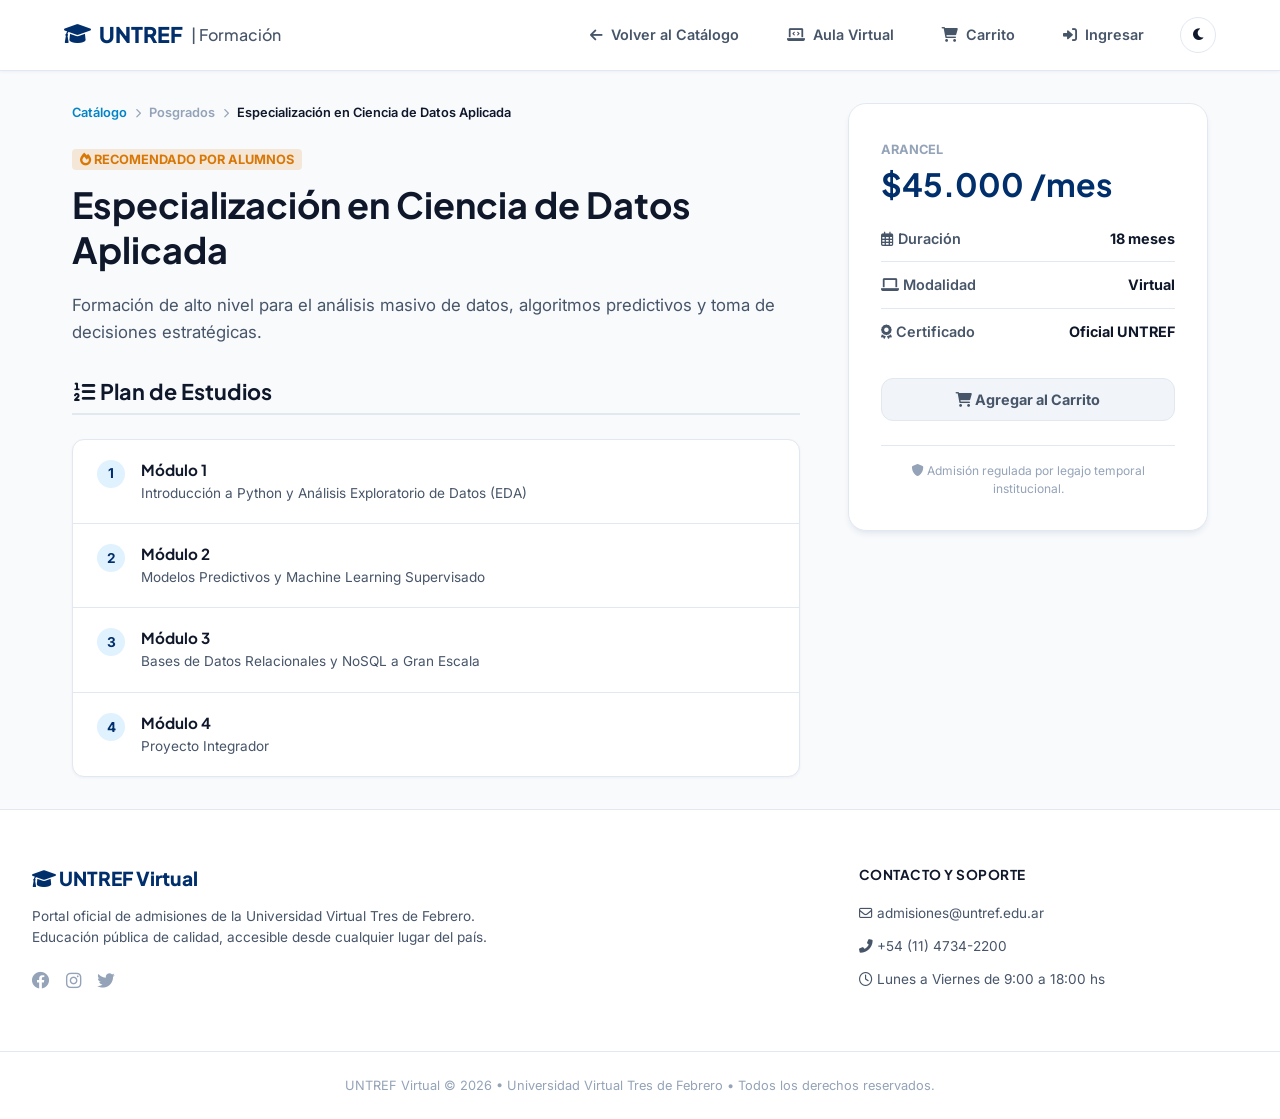
<file: pages/detalle.html>
<!DOCTYPE html>
<html lang="es">
<head>
    <meta charset="UTF-8">
    <meta name="viewport" content="width=device-width, initial-scale=1.0">
    <title>UNTREF | Programa Académico</title>
    <link rel="stylesheet" href="../css/global.css">
    <link rel="stylesheet" href="https://cdnjs.cloudflare.com/ajax/libs/font-awesome/6.0.0/css/all.min.css">
    <style>
        .details-layout {
            display: grid;
            grid-template-columns: 1fr 360px;
            gap: 3rem;
            max-width: 1200px;
            margin: 2rem auto;
            padding: 0 2rem;
        }

        .syllabus-box {
            background-color: var(--fondo-card);
            border: 1px solid var(--border-color);
            border-radius: var(--radius);
            margin-top: 1.5rem;
            overflow: hidden;
            box-shadow: var(--shadow-sm);
        }

        .syllabus-item {
            padding: 1.25rem 1.5rem;
            border-bottom: 1px solid var(--border-color);
            display: flex;
            gap: 1rem;
            align-items: flex-start;
        }

        .syllabus-item:last-child {
            border-bottom: none;
        }

        .syllabus-number {
            background-color: var(--color-tech-light);
            color: var(--color-untref);
            width: 28px;
            height: 28px;
            border-radius: 50%;
            display: flex;
            align-items: center;
            justify-content: center;
            font-size: 0.85rem;
            font-weight: 700;
            flex-shrink: 0;
        }

        .syllabus-content h4 {
            font-size: 0.95rem;
            margin-bottom: 0.25rem;
        }

        .sticky-sidebar {
            position: sticky;
            top: 6rem;
            height: fit-content;
        }

        .sticky-card {
            background-color: var(--fondo-card);
            border: 1px solid var(--border-color);
            border-radius: var(--radius-lg);
            padding: 2rem;
            box-shadow: var(--shadow);
            display: flex;
            flex-direction: column;
            gap: 1.5rem;
        }

        .info-row {
            display: flex;
            justify-content: space-between;
            font-size: 0.9rem;
            padding-bottom: 0.75rem;
            border-bottom: 1px solid var(--border-color);
        }

        .info-row:last-of-type {
            border-bottom: none;
        }

        .info-label {
            color: var(--texto-secundario);
            font-weight: 600;
        }

        .info-val {
            font-weight: 700;
            color: var(--texto-principal);
        }

        @media (max-width: 900px) {
            .details-layout {
                grid-template-columns: 1fr;
                gap: 2rem;
            }
        }
    </style>
</head>
<body>

    <!-- NAV BAR (Nielsen #1, #3 y #4) -->
    <nav class="navbar">
        <a href="../index.html" class="logo-untref">
            <i class="fas fa-graduation-cap"></i> UNTREF <span>| Formación</span>
        </a>

        <div class="nav-menu" id="nav-menu">
            <button class="menu-close" id="menu-close-btn" aria-label="Cerrar menú">
                <i class="fas fa-times"></i>
            </button>
            
            <a href="../index.html" class="nav-item"><i class="fas fa-arrow-left"></i> Volver al Catálogo</a>
            <a href="aula-virtual.html" class="nav-item"><i class="fas fa-laptop-code"></i> Aula Virtual</a>
            
            <!-- Carrito con indicador dinámico -->
            <div class="cart-icon-wrapper nav-item" onclick="window.location.href='carrito.html'">
                <i class="fas fa-shopping-cart"></i>
                <span>Carrito</span>
                <span class="cart-badge" style="display: none;">0</span>
            </div>

            <a href="perfil.html" class="nav-item"><i class="fas fa-user-circle"></i> Mi Perfil</a>
        </div>

        <div class="nav-actions">
            <!-- Botón de Modo Oscuro -->
            <button id="theme-toggle" class="nav-item-btn" aria-label="Cambiar modo de pantalla">
                <i class="fas fa-moon"></i>
            </button>
            <button class="menu-toggle" id="menu-open-btn" aria-label="Abrir menú">
                <i class="fas fa-bars"></i>
            </button>
        </div>
    </nav>

    <!-- DETALLE DEL PROGRAMA -->
    <div class="details-layout">
        <main>
            <!-- Breadcrumbs (Gestalt: Continuidad) -->
            <div class="breadcrumb">
                <a href="../index.html">Catálogo</a>
                <span><i class="fas fa-chevron-right" style="font-size:0.6rem;"></i></span>
                <span id="breadcrumb-categoria">Categoría</span>
                <span><i class="fas fa-chevron-right" style="font-size:0.6rem;"></i></span>
                <span id="breadcrumb-titulo" style="color: var(--texto-principal);">Nombre del Curso</span>
            </div>

            <div style="margin-bottom: 2rem;">
                <span id="det-badge-container"></span>
                <h1 id="det-titulo" style="font-size: 2.25rem; margin: 0.75rem 0 1.25rem 0;"></h1>
                <p id="det-descripcion" style="font-size: 1.05rem; color: var(--texto-secundario); line-height: 1.6;"></p>
            </div>

            <!-- Plan de estudios -->
            <h3 style="font-size: 1.35rem; border-bottom: 2px solid var(--border-color); padding-bottom: 0.5rem;"><i class="fas fa-list-ol"></i> Plan de Estudios</h3>
            <div id="det-temario" class="syllabus-box">
                <!-- Inyectado dinámicamente -->
            </div>
        </main>

        <!-- COLUMNA ARANCEL Y ACCIÓN (Nielsen #6: Reconocimiento) -->
        <aside class="sticky-sidebar">
            <div class="sticky-card">
                <div>
                    <span style="font-size: 0.8rem; font-weight: 700; color: var(--texto-muted); text-transform: uppercase;">Arancel</span>
                    <h2 id="det-precio" style="font-size: 2rem; color: var(--color-untref); margin-top: 0.25rem;"></h2>
                </div>

                <div style="display: flex; flex-direction: column; gap: 0.75rem;">
                    <div class="info-row">
                        <span class="info-label"><i class="far fa-calendar-alt"></i> Duración</span>
                        <span class="info-val" id="det-duracion"></span>
                    </div>
                    <div class="info-row">
                        <span class="info-label"><i class="fas fa-laptop"></i> Modalidad</span>
                        <span class="info-val" id="det-modalidad"></span>
                    </div>
                    <div class="info-row">
                        <span class="info-label"><i class="fas fa-award"></i> Certificado</span>
                        <span class="info-val">Oficial UNTREF</span>
                    </div>
                </div>

                <!-- Botones de Acción (Nielsen #3: Control de Usuario) -->
                <div style="display: flex; flex-direction: column; gap: 0.75rem;">
                    <a href="#" id="btn-inscribirse" class="btn btn-primary btn-full"><i class="fas fa-pen-nib"></i> Iniciar Inscripción</a>
                    <button id="btn-cart-toggle" class="btn btn-secondary btn-full" onclick="toggleCart()"><i class="fas fa-shopping-cart"></i> Agregar al Carrito</button>
                </div>

                <div style="font-size: 0.75rem; color: var(--texto-muted); text-align: center; border-top: 1px solid var(--border-color); padding-top: 1rem;">
                    <i class="fas fa-shield-alt"></i> Admisión regulada por legajo temporal institucional.
                </div>
            </div>
        </aside>
    </div>

    <!-- FOOTER -->
    <footer>
        <div class="footer-container">
            <div class="footer-col">
                <h3 style="font-size: 1.2rem; color: var(--color-untref); margin-bottom: 1rem; font-weight: 800;">
                    <i class="fas fa-graduation-cap"></i> UNTREF Virtual
                </h3>
                <p>Portal oficial de admisiones de la Universidad Virtual Tres de Febrero. Educación pública de calidad, accesible desde cualquier lugar del país.</p>
                <div style="display:flex; gap:1rem; margin-top:1.25rem; font-size:1.1rem;">
                    <a href="#" style="color:var(--texto-muted);"><i class="fab fa-facebook"></i></a>
                    <a href="#" style="color:var(--texto-muted);"><i class="fab fa-instagram"></i></a>
                    <a href="#" style="color:var(--texto-muted);"><i class="fab fa-twitter"></i></a>
                </div>
            </div>

            <div class="footer-col">
                <h4>Contacto y Soporte</h4>
                <p style="margin-bottom:0.75rem;"><i class="far fa-envelope"></i> admisiones@untref.edu.ar</p>
                <p style="margin-bottom:0.75rem;"><i class="fas fa-phone-alt"></i> +54 (11) 4734-2200</p>
                <p><i class="far fa-clock"></i> Lunes a Viernes de 9:00 a 18:00 hs</p>
            </div>
        </div>
        <div class="footer-bottom">
            UNTREF Virtual © 2026 • Universidad Virtual Tres de Febrero • Todos los derechos reservados.
        </div>
    </footer>

    <!-- LOGIC SCRIPTS -->
    <script src="../js/cursos.js"></script>
    <script src="../js/main.js"></script>
    <script>
        const params = new URLSearchParams(window.location.search);
        const id = params.get('curso') || 'datos';
        const curso = CAT_CURSOS[id];

        document.addEventListener('DOMContentLoaded', () => {
            if (curso) {
                // Títulos e Info
                document.title = `${curso.titulo} | UNTREF`;
                document.getElementById('breadcrumb-titulo').innerText = curso.titulo;
                document.getElementById('breadcrumb-categoria').innerText = curso.cat;
                document.getElementById('det-titulo').innerText = curso.titulo;
                document.getElementById('det-descripcion').innerText = curso.desc;
                document.getElementById('det-precio').innerText = curso.precio;
                document.getElementById('det-duracion').innerText = curso.duracion;
                document.getElementById('det-modalidad').innerText = curso.modalidad;
                
                // Badges
                const badgeContainer = document.getElementById('det-badge-container');
                if (curso.badge === 'popular') {
                    badgeContainer.innerHTML = `<span class="course-badge badge-popular" style="font-size:0.8rem;"><i class="fas fa-fire"></i> Recomendado por Alumnos</span>`;
                } else if (curso.badge === 'gratis') {
                    badgeContainer.innerHTML = `<span class="course-badge badge-gratis" style="font-size:0.8rem;"><i class="fas fa-gift"></i> Ingreso Directo Sin Costo</span>`;
                }

                // Inyectar temario modular (Gestalt: Proximidad)
                const temarioContainer = document.getElementById('det-temario');
                temarioContainer.innerHTML = curso.temario.map((m, index) => {
                    const partes = m.split(':');
                    const moduloNum = partes[0] || `Módulo ${index+1}`;
                    const moduloTitulo = partes[1] || m;
                    return `
                        <div class="syllabus-item">
                            <div class="syllabus-number">${index + 1}</div>
                            <div class="syllabus-content">
                                <h4 style="font-weight: 700; color: var(--texto-principal);">${moduloNum}</h4>
                                <p style="font-size: 0.85rem; color: var(--texto-secundario);">${moduloTitulo.trim()}</p>
                            </div>
                        </div>
                    `;
                }).join('');

                // Configurar enlace de inscripción directa con verificación de sesión
                const user = localStorage.getItem("untref_user_name");
                const btnInscribirse = document.getElementById('btn-inscribirse');
                const btnCartToggle = document.getElementById('btn-cart-toggle');

                if (curso.gratis) {
                    // Para cursos gratis, mostrar solo botón de inscripción directa
                    btnCartToggle.style.display = "none";
                    btnInscribirse.style.display = "block";
                    btnInscribirse.innerHTML = `<i class="fas fa-user-check"></i> Inscribirse Gratis`;
                    if (!user) {
                        btnInscribirse.href = `iniciar-sesion.html?next=inscripcion.html?curso=${id}`;
                    } else {
                        btnInscribirse.href = `inscripcion.html?curso=${id}`;
                    }
                } else {
                    // Para cursos arancelados, mostrar solo el botón de carrito
                    btnInscribirse.style.display = "none";
                    btnCartToggle.style.display = "block";
                    actualizarBotonCarrito();
                }
            }
        });

        function toggleCart() {
            const carrito = obtenerCarrito();
            if (carrito.includes(id)) {
                eliminarDelCarrito(id);
            } else {
                agregarAlCarrito(id);
            }
            actualizarBotonCarrito();
            actualizarBadgeCarrito();
        }

        function actualizarBotonCarrito() {
            const carrito = obtenerCarrito();
            const btn = document.getElementById('btn-cart-toggle');
            if (btn) {
                if (carrito.includes(id)) {
                    btn.innerHTML = `<i class="fas fa-shopping-cart"></i> Quitar del Carrito`;
                    btn.className = "btn btn-danger btn-full";
                } else {
                    btn.innerHTML = `<i class="fas fa-shopping-cart"></i> Agregar al Carrito`;
                    btn.className = "btn btn-secondary btn-full";
                }
            }
        }
    </script>
</body>
</html>
</file>
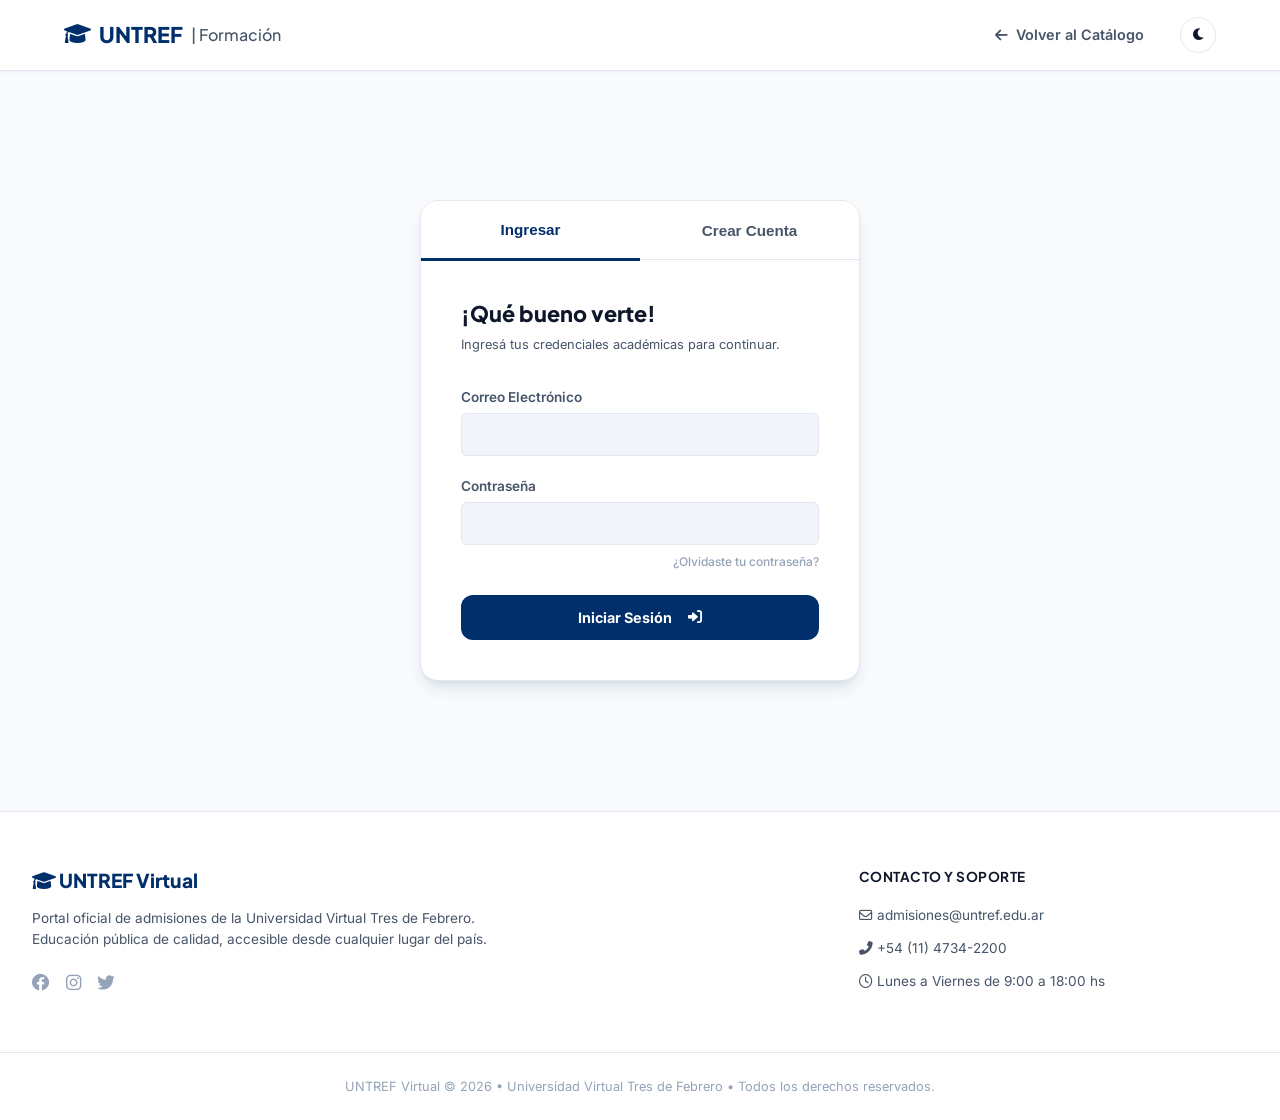
<file: pages/iniciar-sesion.html>
<!DOCTYPE html>
<html lang="es">
<head>
    <meta charset="UTF-8">
    <meta name="viewport" content="width=device-width, initial-scale=1.0">
    <title>UNTREF | Iniciar Sesión</title>
    <link rel="stylesheet" href="../css/global.css">
    <link rel="stylesheet" href="https://cdnjs.cloudflare.com/ajax/libs/font-awesome/6.0.0/css/all.min.css">
    <style>
        .login-layout {
            display: flex;
            align-items: center;
            justify-content: center;
            min-height: calc(100vh - 160px);
            padding: 2rem;
            background-color: var(--fondo-principal);
        }

        .login-card {
            background-color: var(--fondo-card);
            border: 1px solid var(--border-color);
            border-radius: var(--radius-lg);
            width: 100%;
            max-width: 440px;
            box-shadow: var(--shadow-lg);
            overflow: hidden;
        }

        .login-tabs {
            display: flex;
            border-bottom: 1.5px solid var(--border-color);
            background-color: var(--fondo-navbar);
        }

        .tab-btn {
            flex: 1;
            padding: 1.25rem;
            text-align: center;
            background: none;
            border: none;
            font-size: 0.95rem;
            font-weight: 700;
            color: var(--texto-secundario);
            cursor: pointer;
            transition: var(--transition);
        }

        .tab-btn.active {
            color: var(--color-untref);
            border-bottom: 3px solid var(--color-untref);
            margin-bottom: -1.5px;
        }

        .login-form-container {
            padding: 2.5rem;
        }

        .form-title {
            font-size: 1.35rem;
            font-weight: 800;
            margin-bottom: 0.5rem;
            color: var(--texto-principal);
        }

        .form-subtitle {
            font-size: 0.8rem;
            color: var(--texto-secundario);
            margin-bottom: 2rem;
        }

        .login-form-block {
            display: none;
        }

        .login-form-block.active {
            display: block;
        }

        .forgot-pass {
            display: block;
            text-align: right;
            font-size: 0.75rem;
            color: var(--texto-muted);
            margin-top: -0.75rem;
            margin-bottom: 1.5rem;
            text-decoration: none;
            font-weight: 500;
        }

        .forgot-pass:hover {
            color: var(--color-untref);
            text-decoration: underline;
        }
    </style>
</head>
<body>

    <!-- NAV BAR -->
    <nav class="navbar">
        <a href="../index.html" class="logo-untref">
            <i class="fas fa-graduation-cap"></i> UNTREF <span>| Formación</span>
        </a>
        <div class="nav-menu" id="nav-menu">
            <a href="../index.html" class="nav-item"><i class="fas fa-arrow-left"></i> Volver al Catálogo</a>
        </div>
        <div class="nav-actions">
            <!-- Botón de Modo Oscuro -->
            <button id="theme-toggle" class="nav-item-btn" aria-label="Cambiar modo de pantalla">
                <i class="fas fa-moon"></i>
            </button>
        </div>
    </nav>

    <!-- FORMULARIO DE ACCESO -->
    <div class="login-layout">
        <div class="login-card">
            <div class="login-tabs">
                <button class="tab-btn active" id="tab-login" onclick="toggleFormTab('login')">Ingresar</button>
                <button class="tab-btn" id="tab-register" onclick="toggleFormTab('register')">Crear Cuenta</button>
            </div>

            <div class="login-form-container">
                
                <!-- BLOCK: INICIAR SESIÓN -->
                <div class="login-form-block active" id="block-login">
                    <h3 class="form-title">¡Qué bueno verte!</h3>
                    <p class="form-subtitle">Ingresá tus credenciales académicas para continuar.</p>
                    
                    <form id="form-login-action" onsubmit="handleLoginSubmit(event)">
                        <div class="form-group">
                            <label for="login-email">Correo Electrónico</label>
                            <input type="email" id="login-email" required>
                        </div>
                        <div class="form-group">
                            <label for="login-password">Contraseña</label>
                            <input type="password" id="login-password" required>
                        </div>
                        
                        <a href="#" class="forgot-pass" onclick="alert('Funcionalidad de recuperación de contraseña simulada. Se envió un correo de restablecimiento.'); return false;">¿Olvidaste tu contraseña?</a>
                        
                        <button type="submit" class="btn btn-primary btn-full" style="padding: 0.9rem;">
                            Iniciar Sesión <i class="fas fa-sign-in-alt" style="margin-left: 0.5rem;"></i>
                        </button>
                    </form>
                </div>

                <!-- BLOCK: REGISTRARSE -->
                <div class="login-form-block" id="block-register">
                    <h3 class="form-title">Unite a UNTREF</h3>
                    <p class="form-subtitle">Completá el formulario para iniciar tu legajo digital.</p>
                    
                    <form id="form-register-action" onsubmit="handleRegisterSubmit(event)">
                        <div class="form-group">
                            <label for="reg-name">Nombre y Apellido</label>
                            <input type="text" id="reg-name" required>
                        </div>
                        <div class="form-group">
                            <label for="reg-email">Correo Electrónico</label>
                            <input type="email" id="reg-email" required>
                        </div>
                        <div class="form-group">
                            <label for="reg-password">Contraseña</label>
                            <input type="password" id="reg-password" required minlength="6">
                        </div>
                        
                        <button type="submit" class="btn btn-primary btn-full" style="padding: 0.9rem; margin-top: 1rem;">
                            Siguiente Paso <i class="fas fa-chevron-right" style="margin-left: 0.5rem;"></i>
                        </button>
                    </form>
                </div>

            </div>
        </div>
    </div>

    <!-- FOOTER -->
    <footer>
        <div class="footer-container">
            <div class="footer-col">
                <h3 style="font-size: 1.2rem; color: var(--color-untref); margin-bottom: 1rem; font-weight: 800;">
                    <i class="fas fa-graduation-cap"></i> UNTREF Virtual
                </h3>
                <p>Portal oficial de admisiones de la Universidad Virtual Tres de Febrero. Educación pública de calidad, accesible desde cualquier lugar del país.</p>
                <div style="display:flex; gap:1rem; margin-top:1.25rem; font-size:1.1rem;">
                    <a href="#" style="color:var(--texto-muted);"><i class="fab fa-facebook"></i></a>
                    <a href="#" style="color:var(--texto-muted);"><i class="fab fa-instagram"></i></a>
                    <a href="#" style="color:var(--texto-muted);"><i class="fab fa-twitter"></i></a>
                </div>
            </div>

            <div class="footer-col">
                <h4>Contacto y Soporte</h4>
                <p style="margin-bottom:0.75rem;"><i class="far fa-envelope"></i> admisiones@untref.edu.ar</p>
                <p style="margin-bottom:0.75rem;"><i class="fas fa-phone-alt"></i> +54 (11) 4734-2200</p>
                <p><i class="far fa-clock"></i> Lunes a Viernes de 9:00 a 18:00 hs</p>
            </div>
        </div>
        <div class="footer-bottom">
            UNTREF Virtual © 2026 • Universidad Virtual Tres de Febrero • Todos los derechos reservados.
        </div>
    </footer>

    <!-- LOGIC SCRIPTS -->
    <script src="../js/main.js"></script>
    <script>
        const params = new URLSearchParams(window.location.search);
        const nextUrl = params.get('next') || '../index.html';

        function toggleFormTab(tab) {
            const tabLogin = document.getElementById('tab-login');
            const tabRegister = document.getElementById('tab-register');
            const blockLogin = document.getElementById('block-login');
            const blockRegister = document.getElementById('block-register');

            if (tab === 'login') {
                tabLogin.classList.add('active');
                tabRegister.classList.remove('active');
                blockLogin.classList.add('active');
                blockRegister.classList.remove('active');
            } else {
                tabRegister.classList.add('active');
                tabLogin.classList.remove('active');
                blockRegister.classList.add('active');
                blockLogin.classList.remove('active');
            }
        }

        function autocompletarDemo() {
            document.getElementById('login-email').value = 'j.perez@untref.edu.ar';
            document.getElementById('login-password').value = '123456';
        }

        function handleLoginSubmit(event) {
            event.preventDefault();
            const email = document.getElementById('login-email').value.trim();
            
            let userName = "Juan Pérez";
            let personalEmail = "juan.perez@gmail.com";
            let phone = "+54 (11) 4567-8910";

            if (email !== 'j.perez@untref.edu.ar') {
                // Si escriben otra dirección, deducir nombre de forma inteligente
                const parts = email.split('@')[0].split('.');
                userName = parts.map(p => p.charAt(0).toUpperCase() + p.slice(1)).join(' ');
                personalEmail = email;
                phone = "+54 (11) 9876-5432";
            }
            
            localStorage.setItem("untref_user_name", userName);
            localStorage.setItem("untref_user_email_personal", personalEmail);
            localStorage.setItem("untref_user_phone", phone);
            
            // Redirigir al siguiente paso
            window.location.href = nextUrl;
        }

        function handleRegisterSubmit(event) {
            event.preventDefault();
            const name = document.getElementById('reg-name').value;
            const email = document.getElementById('reg-email').value;
            
            // Guardar datos de forma provisional
            localStorage.setItem("untref_temp_register_name", name);
            localStorage.setItem("untref_temp_register_email", email);
            
            // Redirigir a verificación de mail
            window.location.href = `confirmar-correo.html?email=${encodeURIComponent(email)}&next=${encodeURIComponent(nextUrl)}`;
        }
    </script>
</body>
</html>
</file>
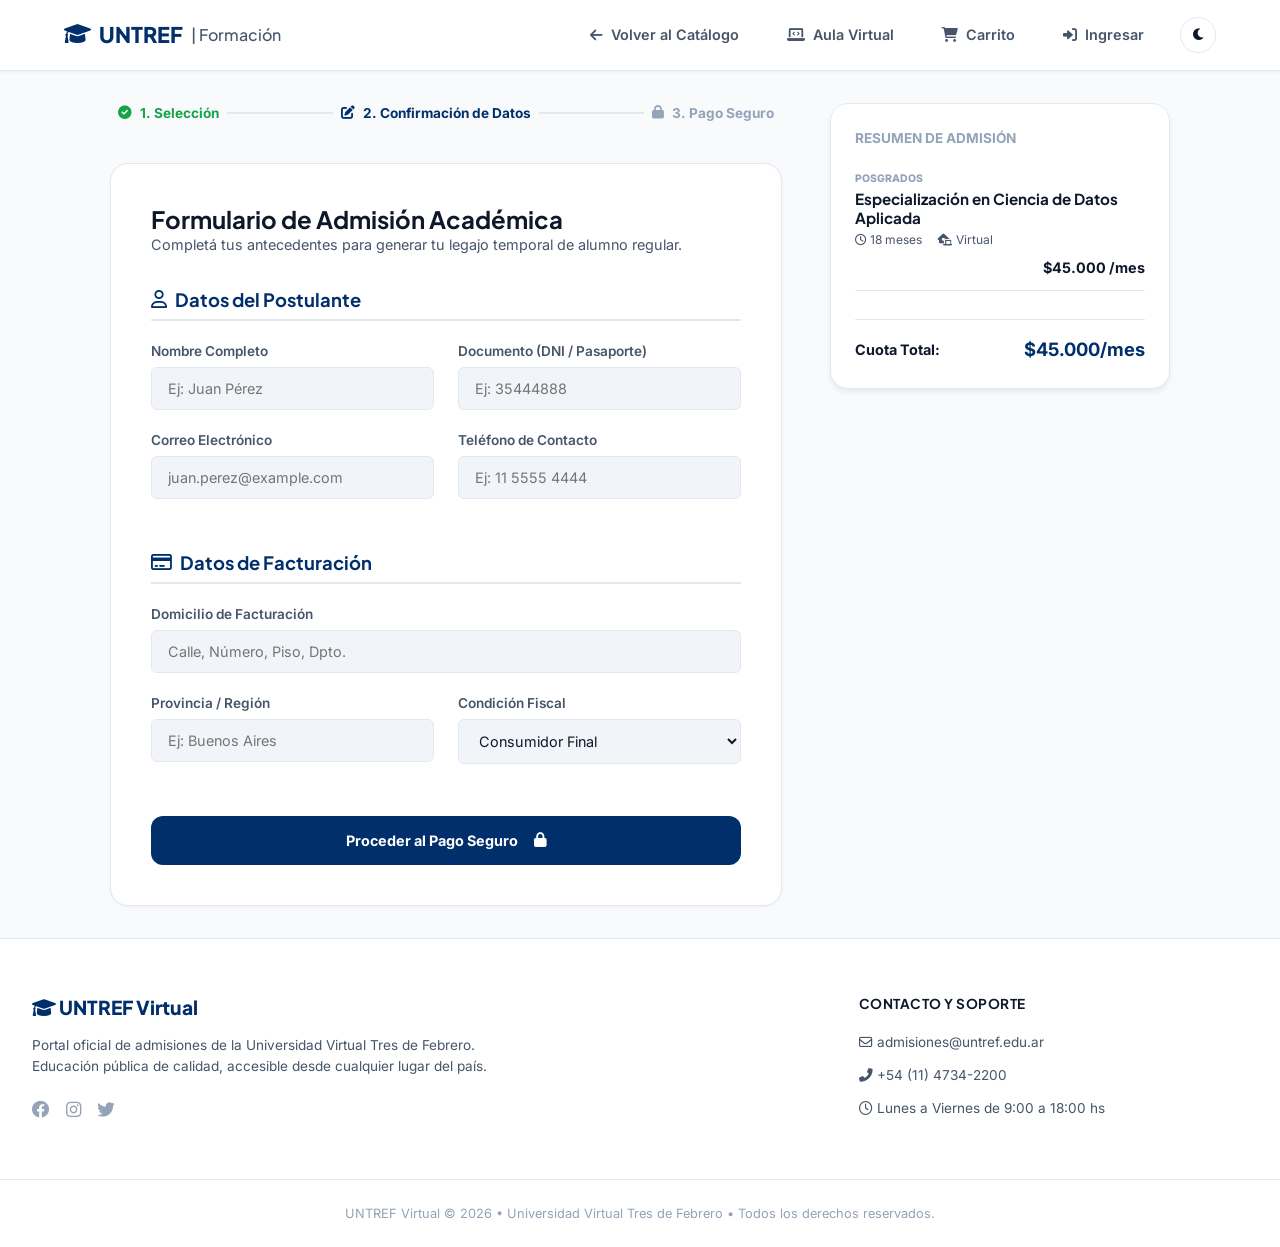
<file: pages/inscripcion.html>
<!DOCTYPE html>
<html lang="es">
<head>
    <meta charset="UTF-8">
    <meta name="viewport" content="width=device-width, initial-scale=1.0">
    <title>UNTREF | Formulario de Inscripción</title>
    <link rel="stylesheet" href="../css/global.css">
    <link rel="stylesheet" href="https://cdnjs.cloudflare.com/ajax/libs/font-awesome/6.0.0/css/all.min.css">
    <style>
        .admission-layout {
            display: grid;
            grid-template-columns: 1fr 340px;
            gap: 3rem;
            max-width: 1200px;
            margin: 2rem auto;
            padding: 0 2rem;
        }

        .form-card {
            background-color: var(--fondo-card);
            border: 1px solid var(--border-color);
            border-radius: var(--radius-lg);
            padding: 2.5rem;
            box-shadow: var(--shadow-sm);
        }

        .section-header-form {
            margin: 2rem 0 1.25rem 0;
            color: var(--color-untref);
            font-size: 1.15rem;
            border-bottom: 2px solid var(--border-color);
            padding-bottom: 0.5rem;
            display: flex;
            align-items: center;
            gap: 0.5rem;
        }

        .summary-card {
            background-color: var(--fondo-card);
            border: 1px solid var(--border-color);
            border-radius: var(--radius-lg);
            padding: 1.5rem;
            box-shadow: var(--shadow);
            position: sticky;
            top: 6rem;
        }

        .summary-title {
            font-size: 0.85rem;
            font-weight: 700;
            color: var(--texto-muted);
            text-transform: uppercase;
            margin-bottom: 1rem;
            display: block;
        }

        @media (max-width: 900px) {
            .admission-layout {
                grid-template-columns: 1fr;
                gap: 2rem;
            }
        }
    </style>
</head>
<body>

    <!-- NAV BAR (Nielsen #1, #3 y #4) -->
    <nav class="navbar">
        <a href="../index.html" class="logo-untref">
            <i class="fas fa-graduation-cap"></i> UNTREF <span>| Formación</span>
        </a>

        <div class="nav-menu" id="nav-menu">
            <button class="menu-close" id="menu-close-btn" aria-label="Cerrar menú">
                <i class="fas fa-times"></i>
            </button>
            
            <a href="../index.html" class="nav-item"><i class="fas fa-arrow-left"></i> Volver al Catálogo</a>
            <a href="aula-virtual.html" class="nav-item"><i class="fas fa-laptop-code"></i> Aula Virtual</a>
            
            <!-- Carrito con indicador dinámico -->
            <div class="cart-icon-wrapper nav-item" onclick="window.location.href='carrito.html'">
                <i class="fas fa-shopping-cart"></i>
                <span>Carrito</span>
                <span class="cart-badge" style="display: none;">0</span>
            </div>

            <a href="perfil.html" class="nav-item"><i class="fas fa-user-circle"></i> Mi Perfil</a>
        </div>

        <div class="nav-actions">
            <!-- Botón de Modo Oscuro -->
            <button id="theme-toggle" class="nav-item-btn" aria-label="Cambiar modo de pantalla">
                <i class="fas fa-moon"></i>
            </button>
            <button class="menu-toggle" id="menu-open-btn" aria-label="Abrir menú">
                <i class="fas fa-bars"></i>
            </button>
        </div>
    </nav>

    <!-- FORMULARIO DE ADMISIÓN -->
    <div class="admission-layout">
        <main>
            <!-- Línea de progreso (Nielsen #1: System Status, Gestalt: Continuidad) -->
            <div class="steps-progress">
                <div class="step-item completed"><i class="fas fa-check-circle"></i> 1. Selección</div>
                <div class="step-item active"><i class="fas fa-edit"></i> 2. Confirmación de Datos</div>
                <div class="step-item" id="step-pago"><i class="fas fa-lock"></i> 3. Pago Seguro</div>
            </div>

            <div class="form-card">
                <h2 id="inscripcion-titulo">Formulario de Admisión Académica</h2>
                <p style="color: var(--texto-secundario); font-size: 0.9rem; margin-bottom: 2rem;">
                    Completá tus antecedentes para generar tu legajo temporal de alumno regular.
                </p>

                <form id="registroForm">
                    <!-- BLOQUE 1: DATOS PERSONALES -->
                    <h3 class="section-header-form"><i class="far fa-user"></i> Datos del Postulante</h3>
                    
                    <div class="form-row">
                        <div class="form-group">
                            <label for="nombre">Nombre Completo</label>
                            <input type="text" id="nombre" required placeholder="Ej: Juan Pérez">
                        </div>
                        <div class="form-group">
                            <label for="dni">Documento (DNI / Pasaporte)</label>
                            <input type="text" id="dni" required placeholder="Ej: 35444888">
                        </div>
                    </div>

                    <div class="form-row">
                        <div class="form-group">
                            <label for="email">Correo Electrónico</label>
                            <input type="email" id="email" required placeholder="juan.perez@example.com">
                        </div>
                        <div class="form-group">
                            <label for="telefono">Teléfono de Contacto</label>
                            <input type="tel" id="telefono" required placeholder="Ej: 11 5555 4444">
                        </div>
                    </div>



                    <!-- BLOQUE 3: FACTURACIÓN (Oculto condicionalmente si es gratis) -->
                    <div id="seccion-facturacion">
                        <h3 class="section-header-form"><i class="far fa-credit-card"></i> Datos de Facturación</h3>
                        
                        <div class="form-group">
                            <label for="direccion">Domicilio de Facturación</label>
                            <input type="text" id="direccion" placeholder="Calle, Número, Piso, Dpto.">
                        </div>

                        <div class="form-row">
                            <div class="form-group">
                                <label for="provincia">Provincia / Región</label>
                                <input type="text" id="provincia" placeholder="Ej: Buenos Aires">
                            </div>
                            <div class="form-group">
                                <label for="fiscal">Condición Fiscal</label>
                                <select id="fiscal">
                                    <option value="cf">Consumidor Final</option>
                                    <option value="ri">Responsable Inscripto (Factura A)</option>
                                    <option value="mono">Monotributista</option>
                                </select>
                            </div>
                        </div>
                    </div>

                    <!-- BOTÓN DINÁMICO DE SUBMIT -->
                    <button type="submit" id="btn-envio-formulario" class="btn btn-primary btn-full" style="padding: 1rem; margin-top: 2rem;">
                        <span id="texto-boton">Proceder al Pago Seguro</span> <i id="icono-boton" class="fas fa-lock" style="margin-left: 0.5rem;"></i>
                    </button>
                </form>
            </div>
        </main>

        <!-- RESUMEN LATERAL (Nielsen #6: Reconocimiento) -->
        <aside>
            <div class="summary-card">
                <span class="summary-title">Resumen de Admisión</span>
                <div id="summary-content" style="display:flex; flex-direction:column; gap:1rem;">
                    <div>
                        <span id="sum-cat" style="font-size: 0.7rem; font-weight: 800; color: var(--texto-muted); text-transform: uppercase;">Categoría</span>
                        <h4 id="sum-titulo" style="font-size: 1.1rem; color: var(--texto-principal); margin-top: 0.15rem; line-height:1.3;"></h4>
                    </div>
                    <div style="font-size:0.85rem; color:var(--texto-secundario); display:flex; flex-direction:column; gap:0.5rem;">
                        <div><i class="far fa-clock"></i> Duración: <strong id="sum-duracion" style="color:var(--texto-principal);"></strong></div>
                        <div><i class="fas fa-laptop-house"></i> Modalidad: <strong id="sum-modalidad" style="color:var(--texto-principal);"></strong></div>
                    </div>
                    <div style="border-top: 1px solid var(--border-color); padding-top: 1rem; display:flex; justify-content:space-between; align-items:center;">
                        <span style="font-weight:600; font-size:0.9rem;">Cuota Mensual:</span>
                        <strong id="sum-precio" style="font-size:1.15rem; color:var(--color-untref);"></strong>
                    </div>
                </div>
            </div>
        </aside>
    </div>

    <!-- FOOTER -->
    <footer>
        <div class="footer-container">
            <div class="footer-col">
                <h3 style="font-size: 1.2rem; color: var(--color-untref); margin-bottom: 1rem; font-weight: 800;">
                    <i class="fas fa-graduation-cap"></i> UNTREF Virtual
                </h3>
                <p>Portal oficial de admisiones de la Universidad Virtual Tres de Febrero. Educación pública de calidad, accesible desde cualquier lugar del país.</p>
                <div style="display:flex; gap:1rem; margin-top:1.25rem; font-size:1.1rem;">
                    <a href="#" style="color:var(--texto-muted);"><i class="fab fa-facebook"></i></a>
                    <a href="#" style="color:var(--texto-muted);"><i class="fab fa-instagram"></i></a>
                    <a href="#" style="color:var(--texto-muted);"><i class="fab fa-twitter"></i></a>
                </div>
            </div>

            <div class="footer-col">
                <h4>Contacto y Soporte</h4>
                <p style="margin-bottom:0.75rem;"><i class="far fa-envelope"></i> admisiones@untref.edu.ar</p>
                <p style="margin-bottom:0.75rem;"><i class="fas fa-phone-alt"></i> +54 (11) 4734-2200</p>
                <p><i class="far fa-clock"></i> Lunes a Viernes de 9:00 a 18:00 hs</p>
            </div>
        </div>
        <div class="footer-bottom">
            UNTREF Virtual © 2026 • Universidad Virtual Tres de Febrero • Todos los derechos reservados.
        </div>
    </footer>

    <!-- LOGIC SCRIPTS -->
    <script src="../js/cursos.js"></script>
    <script src="../js/main.js"></script>
    <script>
        const params = new URLSearchParams(window.location.search);
        const cursoParam = params.get('curso') || 'datos';
        
        // Separar las claves de cursos seleccionados
        const cursoKeys = cursoParam.split(',');
        const selectedCursos = cursoKeys.map(k => CAT_CURSOS[k]).filter(Boolean);

        document.addEventListener('DOMContentLoaded', () => {
            if (selectedCursos.length > 0) {
                const summaryContainer = document.getElementById('summary-content');
                if (summaryContainer) {
                    // Limpiar el contenedor y renderizar la lista de cursos
                    let htmlContent = '';
                    let subtotalPrecio = 0;
                    const esTodoGratis = selectedCursos.every(c => c.gratis);

                    selectedCursos.forEach(curso => {
                        const precioNumerico = parseInt(curso.precio.replace(/\D/g, '')) || 0;
                        subtotalPrecio += precioNumerico;

                        htmlContent += `
                            <div class="summary-item" style="border-bottom: 1px solid var(--border-color); padding-bottom: 0.75rem; margin-bottom: 0.75rem;">
                                <span style="font-size: 0.65rem; font-weight: 800; color: var(--texto-muted); text-transform: uppercase;">${curso.cat}</span>
                                <h4 style="font-size: 0.95rem; color: var(--texto-principal); margin: 0.15rem 0; line-height: 1.2;">${curso.titulo}</h4>
                                <div style="font-size: 0.75rem; color: var(--texto-secundario); display: flex; gap: 1rem; margin-top: 0.25rem;">
                                    <span><i class="far fa-clock"></i> ${curso.duracion}</span>
                                    <span><i class="fas fa-laptop-house"></i> ${curso.modalidad}</span>
                                </div>
                                <div style="text-align: right; margin-top: 0.5rem; font-weight: 700; font-size: 0.9rem; color: ${curso.gratis ? 'var(--color-success)' : 'var(--texto-principal)'}">
                                    ${curso.precio}
                                </div>
                            </div>
                        `;
                    });

                    // Mostrar sumatoria de aranceles al final del bloque
                    const precioTotalTexto = esTodoGratis ? 'Gratis' : `$${subtotalPrecio.toLocaleString('es-AR')}/mes`;
                    
                    htmlContent += `
                        <div style="border-top: 1.5px solid var(--border-color); padding-top: 1rem; display:flex; justify-content:space-between; align-items:center;">
                            <span style="font-weight:700; font-size:0.9rem;">Cuota Total:</span>
                            <strong style="font-size:1.15rem; color: ${esTodoGratis ? 'var(--color-success)' : 'var(--color-untref)'};">${precioTotalTexto}</strong>
                        </div>
                    `;
                    summaryContainer.innerHTML = htmlContent;

                    // Lógica de gratuidad (Nielsen #7: Eficiencia de Uso)
                    if (esTodoGratis) {
                        // 1. Modificar barra de progreso
                        document.getElementById('step-pago').innerHTML = `<i class="fas fa-check-double"></i> 3. Ingreso Directo`;
                        
                        // 2. Ocultar sección de facturación
                        const facturacion = document.getElementById('seccion-facturacion');
                        if (facturacion) facturacion.style.display = 'none';

                        // 3. Quitar atributos required de campos de facturación
                        document.getElementById('direccion').removeAttribute('required');
                        document.getElementById('provincia').removeAttribute('required');

                        // 4. Modificar botón final
                        const btn = document.getElementById('btn-envio-formulario');
                        document.getElementById('texto-boton').innerText = "Finalizar Admisión Directa";
                        document.getElementById('icono-boton').className = "fas fa-user-check";
                        btn.className = "btn btn-success btn-full";
                    } else {
                        // Si es de pago, establecer requerimientos obligatorios
                        document.getElementById('direccion').setAttribute('required', 'true');
                        document.getElementById('provincia').setAttribute('required', 'true');
                    }
                }
            }

            // Pre-llenar datos del postulante si ya inició sesión (Heurística #7: Eficiencia de Uso)
            const storedName = localStorage.getItem("untref_user_name");
            const storedEmail = localStorage.getItem("untref_user_email_personal");
            const storedPhone = localStorage.getItem("untref_user_phone");

            if (storedName) {
                document.getElementById('nombre').value = storedName;
                document.getElementById('nombre').readOnly = true;
                document.getElementById('nombre').style.backgroundColor = "var(--border-color)";
                document.getElementById('nombre').style.cursor = "not-allowed";
                document.getElementById('nombre').style.opacity = "0.7";
            }
            if (storedEmail) {
                document.getElementById('email').value = storedEmail;
                document.getElementById('email').readOnly = true;
                document.getElementById('email').style.backgroundColor = "var(--border-color)";
                document.getElementById('email').style.cursor = "not-allowed";
                document.getElementById('email').style.opacity = "0.7";
            }
            if (storedPhone) {
                document.getElementById('telefono').value = storedPhone;
            }
            
            // Si el alumno regular es Juan Pérez, precargar sus antecedentes conocidos
            if (storedName === "Juan Pérez") {
                document.getElementById('dni').value = "35444888";
                document.getElementById('dni').readOnly = true;
                document.getElementById('dni').style.backgroundColor = "var(--border-color)";
                document.getElementById('dni').style.cursor = "not-allowed";
                document.getElementById('dni').style.opacity = "0.7";
            }

            // Manejo de envío
            document.getElementById('registroForm').addEventListener('submit', (e) => {
                e.preventDefault();
                
                // Guardar los datos básicos en localStorage para simulación del perfil
                const nombreVal = document.getElementById('nombre').value;
                localStorage.setItem("untref_user_name", nombreVal);

                const esTodoGratis = selectedCursos.every(c => c.gratis);
                if (esTodoGratis) {
                    // Cursos gratuitos van directo al dashboard
                    window.location.href = `perfil.html?curso=${cursoParam}`;
                } else {
                    // Cursos arancelados van a pasarela de pagos
                    window.location.href = `pago.html?curso=${cursoParam}`;
                }
            });
        });
    </script>
</body>
</html>
</file>
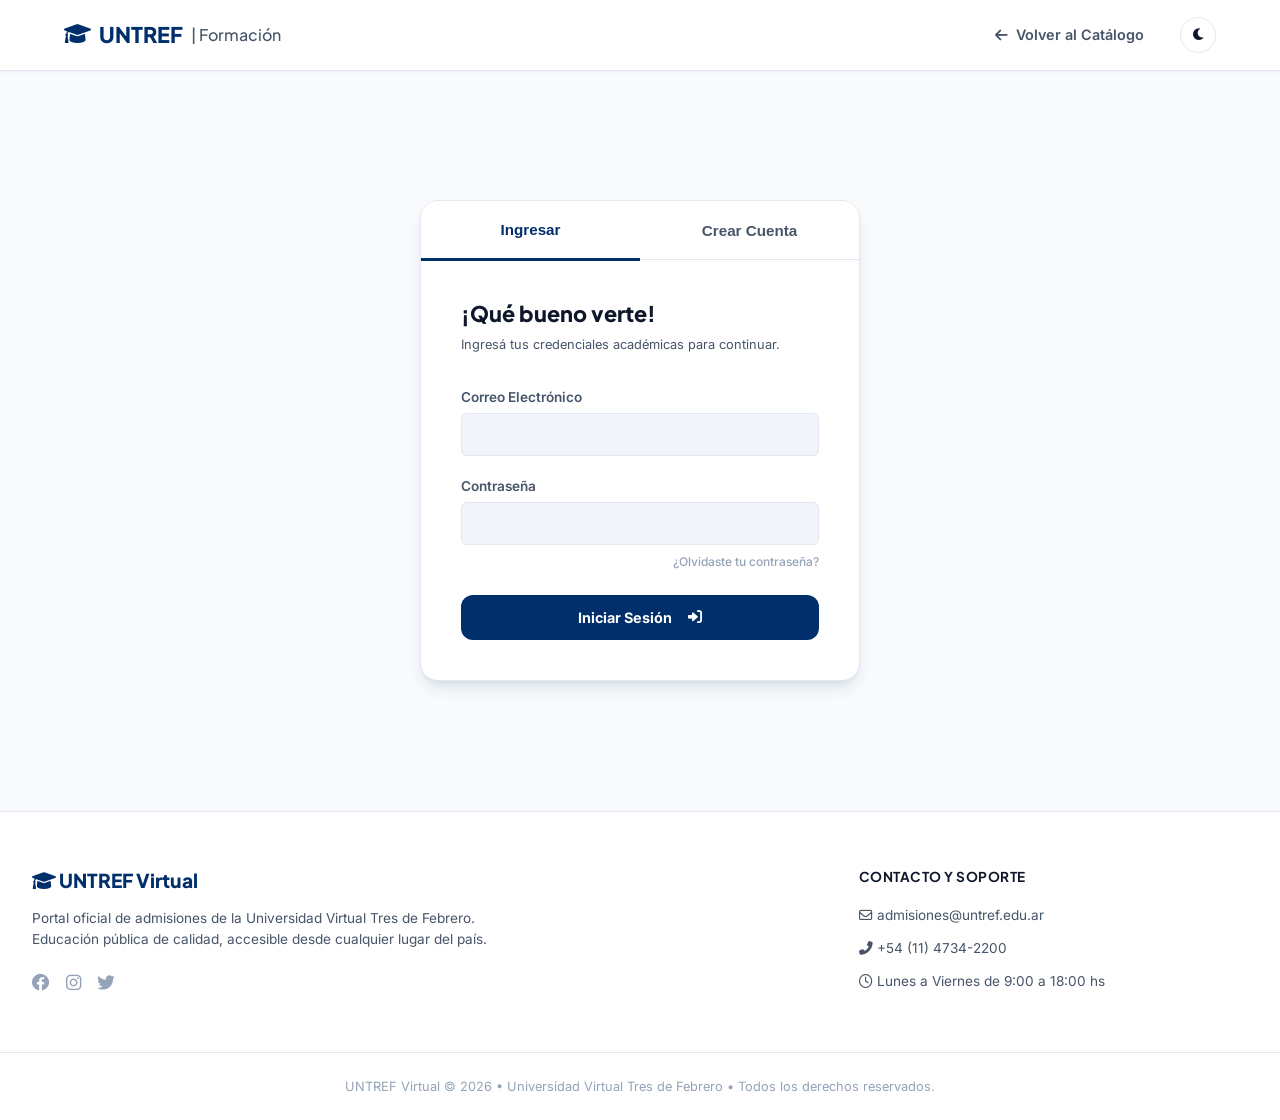
<file: pages/pago.html>
<!DOCTYPE html>
<html lang="es">
<head>
    <meta charset="UTF-8">
    <meta name="viewport" content="width=device-width, initial-scale=1.0">
    <title>UNTREF | Pago Seguro</title>
    <link rel="stylesheet" href="../css/global.css">
    <link rel="stylesheet" href="https://cdnjs.cloudflare.com/ajax/libs/font-awesome/6.0.0/css/all.min.css">
    <style>
        .checkout-layout {
            display: grid;
            grid-template-columns: 1.2fr 0.8fr;
            gap: 3rem;
            max-width: 1100px;
            margin: 2rem auto;
            padding: 0 2rem;
        }

        .checkout-box {
            background-color: var(--fondo-card);
            border: 1px solid var(--border-color);
            border-radius: var(--radius-lg);
            padding: 2.5rem;
            box-shadow: var(--shadow-sm);
        }

        .card-visual-mockup {
            background: linear-gradient(135deg, #1e293b 0%, #0f172a 100%);
            border-radius: 12px;
            padding: 1.5rem;
            color: #ffffff;
            font-family: monospace;
            position: relative;
            box-shadow: var(--shadow-lg);
            width: 100%;
            height: 180px;
            margin-bottom: 2rem;
            display: flex;
            flex-direction: column;
            justify-content: space-between;
        }

        .card-chip {
            width: 40px;
            height: 30px;
            background-color: #fbbf24;
            border-radius: 6px;
        }

        .card-visual-number {
            font-size: 1.3rem;
            letter-spacing: 2px;
            margin: 1.5rem 0 1rem 0;
        }

        .card-visual-bottom {
            display: flex;
            justify-content: space-between;
            font-size: 0.85rem;
        }

        .summary-box {
            background-color: var(--fondo-card);
            border: 1px solid var(--border-color);
            border-radius: var(--radius-lg);
            padding: 2rem;
            box-shadow: var(--shadow);
            height: fit-content;
        }

        @media (max-width: 900px) {
            .checkout-layout {
                grid-template-columns: 1fr;
                gap: 2rem;
            }
        }
    </style>
</head>
<body>

    <!-- NAV BAR (Nielsen #1, #3 y #4) -->
    <nav class="navbar">
        <a href="../index.html" class="logo-untref">
            <i class="fas fa-graduation-cap"></i> UNTREF <span>| Formación</span>
        </a>

        <div class="nav-menu" id="nav-menu">
            <button class="menu-close" id="menu-close-btn" aria-label="Cerrar menú">
                <i class="fas fa-times"></i>
            </button>
            
            <a href="../index.html" class="nav-item"><i class="fas fa-arrow-left"></i> Cancelar Proceso</a>
        </div>

        <div class="nav-actions">
            <!-- Botón de Modo Oscuro -->
            <button id="theme-toggle" class="nav-item-btn" aria-label="Cambiar modo de pantalla">
                <i class="fas fa-moon"></i>
            </button>
            <button class="menu-toggle" id="menu-open-btn" aria-label="Abrir menú">
                <i class="fas fa-bars"></i>
            </button>
        </div>
    </nav>

    <!-- DETALLE DEL CHECKOUT -->
    <div class="checkout-layout">
        
        <main>
            <!-- Barra de pasos -->
            <div class="steps-progress" style="max-width: 100%;">
                <div class="step-item completed"><i class="fas fa-check-circle"></i> 1. Selección</div>
                <div class="step-item completed"><i class="fas fa-check-circle"></i> 2. Confirmación de Datos</div>
                <div class="step-item active"><i class="fas fa-credit-card"></i> 3. Pago Seguro</div>
            </div>

            <div class="checkout-box">
                <h3 style="margin-bottom: 0.5rem;"><i class="fas fa-lock" style="color: var(--color-success);"></i> Pasarela de Pago Oficial</h3>
                <p style="color: var(--texto-secundario); font-size: 0.85rem; margin-bottom: 2rem;">
                    Conexión cifrada con protocolo SSL de 256 bits para transacciones arancelarias.
                </p>

                <!-- Tarjeta Interactiva (Gestalt: Cierre, Semejanza) -->
                <div class="card-visual-mockup">
                    <div style="display:flex; justify-content:space-between; align-items:center;">
                        <div class="card-chip"></div>
                        <span style="font-weight: 700; font-size: 1.1rem; font-style: italic;">VISA</span>
                    </div>
                    <div class="card-visual-number" id="mock-number">•••• •••• •••• ••••</div>
                    <div class="card-visual-bottom">
                        <div>
                            <div style="font-size:0.6rem; opacity:0.6; text-transform:uppercase;">Titular</div>
                            <div id="mock-name" style="text-transform:uppercase;">JUAN PEREZ</div>
                        </div>
                        <div>
                            <div style="font-size:0.6rem; opacity:0.6; text-transform:uppercase;">Vence</div>
                            <div id="mock-expiry">MM/AA</div>
                        </div>
                    </div>
                </div>

                <!-- Formulario de Tarjeta -->
                <form id="pagoForm">
                    <div class="form-group">
                        <label for="card-name">Nombre impreso en la tarjeta</label>
                        <input type="text" id="card-name" required placeholder="JUAN PEREZ" oninput="sincronizarMockCard()">
                    </div>

                    <div class="form-group">
                        <label for="card-number">Número de la tarjeta</label>
                        <div style="position:relative; display:flex; align-items:center;">
                            <input type="text" id="card-number" required placeholder="xxxx xxxx xxxx xxxx" maxlength="19" oninput="sincronizarMockCard()" style="padding-right: 2.5rem;">
                            <i class="far fa-credit-card" style="position:absolute; right:15px; color:var(--texto-muted);"></i>
                        </div>
                    </div>

                    <div class="form-row">
                        <div class="form-group">
                            <label for="card-expiry">Vencimiento</label>
                            <input type="text" id="card-expiry" required placeholder="MM/AA" maxlength="5" oninput="sincronizarMockCard()">
                        </div>
                        <div class="form-group">
                            <label for="card-cvv">Código de Seguridad (CVV)</label>
                            <input type="password" id="card-cvv" required placeholder="123" maxlength="3">
                        </div>
                    </div>

                    <button type="submit" class="btn btn-success btn-full" style="padding: 1rem; margin-top: 1.5rem;">
                        Confirmar Transacción y Matricularse
                    </button>
                </form>
            </div>
        </main>

        <!-- RESUMEN DE COMPRA -->
        <aside>
            <div class="summary-box">
                <h4 style="margin-bottom: 1.25rem; font-size: 1.1rem; border-bottom: 1.5px solid var(--border-color); padding-bottom: 0.5rem;"><i class="fas fa-file-invoice-dollar"></i> Concepto de Cobro</h4>
                <div id="checkout-summary-container" style="display:flex; flex-direction:column; gap:1.25rem;">
                    <!-- Se inyecta dinámicamente por JS -->
                </div>
            </div>
        </aside>
    </div>

    <!-- MODAL DE ÉXITO (Nielsen Heuristics #1: Visibilidad del Sistema) -->
    <div class="modal-overlay" id="pagoExitosoModal">
        <div class="modal-card">
            <div class="modal-icon"><i class="fas fa-check-circle"></i></div>
            <h2 style="margin-bottom:0.5rem;">¡Inscripción Finalizada!</h2>
            <p style="color: var(--texto-secundario); font-size: 0.9rem; margin-bottom: 1.5rem;">
                Tu transacción ha sido validada y tu legajo de alumno regular está activo.
            </p>
            
            <div style="background-color: var(--fondo-principal); border-left: 4px solid var(--color-success); padding: 1rem; border-radius: var(--radius-sm); text-align: left; margin-bottom: 1.5rem;">
                <p style="font-size: 0.8rem; font-weight: 700; text-transform: uppercase; color: var(--color-success); margin-bottom: 0.25rem;">Legajo Generado</p>
                <strong style="font-size: 1.15rem; color: var(--texto-principal);">UNTREF-88432</strong>
                <p style="font-size:0.75rem; color: var(--texto-secundario); margin-top: 0.5rem;">
                    Hemos enviado a tu casilla las credenciales de acceso para la plataforma virtual.
                </p>
            </div>
            
            <button class="btn btn-primary btn-full" onclick="irAlPerfil()">
                Ingresar a Mi Perfil Académico <i class="fas fa-chevron-right" style="margin-left: 0.5rem;"></i>
            </button>
        </div>
    </div>

    <!-- FOOTER -->
    <footer>
        <div class="footer-container">
            <div class="footer-col">
                <h3 style="font-size: 1.2rem; color: var(--color-untref); margin-bottom: 1rem; font-weight: 800;">
                    <i class="fas fa-graduation-cap"></i> UNTREF Virtual
                </h3>
                <p>Portal oficial de admisiones de la Universidad Virtual Tres de Febrero. Educación pública de calidad, accesible desde cualquier lugar del país.</p>
                <div style="display:flex; gap:1rem; margin-top:1.25rem; font-size:1.1rem;">
                    <a href="#" style="color:var(--texto-muted);"><i class="fab fa-facebook"></i></a>
                    <a href="#" style="color:var(--texto-muted);"><i class="fab fa-instagram"></i></a>
                    <a href="#" style="color:var(--texto-muted);"><i class="fab fa-twitter"></i></a>
                </div>
            </div>
            <div class="footer-col">
                <h4>Contacto y Soporte</h4>
                <p style="margin-bottom:0.75rem;"><i class="far fa-envelope"></i> admisiones@untref.edu.ar</p>
                <p style="margin-bottom:0.75rem;"><i class="fas fa-phone-alt"></i> +54 (11) 4734-2200</p>
                <p><i class="far fa-clock"></i> Lunes a Viernes de 9:00 a 18:00 hs</p>
            </div>
        </div>
        <div class="footer-bottom">
            UNTREF Virtual © 2026 • Universidad Virtual Tres de Febrero • Todos los derechos reservados.
        </div>
    </footer>

    <!-- LOGIC SCRIPTS -->
    <script src="../js/cursos.js"></script>
    <script src="../js/main.js"></script>
    <script>
        const params = new URLSearchParams(window.location.search);
        const cursoKey = params.get('curso') || 'datos';
        
        // Separar las claves de cursos seleccionados
        const keys = cursoKey.split(',');
        const selectedCourses = keys.map(k => CAT_CURSOS[k]).filter(Boolean);

        // Redirección de seguridad (Nielsen #5): si todos los cursos son gratis, no requiere pago
        const esTodoGratis = selectedCourses.every(c => c.gratis);
        if (selectedCourses.length > 0 && esTodoGratis) {
            window.location.href = `perfil.html?curso=${cursoKey}`;
        }

        let activeUserName = localStorage.getItem("untref_user_name") || "JUAN PEREZ";

        document.addEventListener('DOMContentLoaded', () => {
            // Verificar si hay sesión activa
            if (!localStorage.getItem("untref_user_name")) {
                window.location.href = `iniciar-sesion.html?next=pago.html?curso=${cursoKey}`;
                return;
            }

            if (selectedCourses.length > 0) {
                const summaryContainer = document.getElementById('checkout-summary-container');
                if (summaryContainer) {
                    let listHTML = '';
                    let subtotalCuota = 0;

                    selectedCourses.forEach(curso => {
                        const precioNumerico = parseInt(curso.precio.replace(/\D/g, '')) || 0;
                        subtotalCuota += precioNumerico;

                        listHTML += `
                            <div style="border-bottom: 1px solid var(--border-color); padding-bottom: 0.5rem; margin-bottom: 0.5rem;">
                                <strong style="font-size: 0.9rem; line-height: 1.2; display:block; color: var(--texto-principal);">${curso.titulo}</strong>
                                <span style="font-size: 0.75rem; color:var(--texto-muted);">${curso.cat} — ${curso.precio}</span>
                            </div>
                        `;
                    });

                    const total = subtotalCuota + 15000; // sumatoria de aranceles + $15.000 matrícula de admisión

                    summaryContainer.innerHTML = `
                        <div style="display:flex; flex-direction:column; gap: 0.5rem;">
                            ${listHTML}
                        </div>
                        <div style="background-color: var(--fondo-principal); padding: 1rem; border-radius: var(--radius-sm); font-size:0.9rem; display:flex; flex-direction:column; gap:0.5rem; margin-top: 0.5rem;">
                            <div style="display:flex; justify-content:space-between;">
                                <span>Matrícula de Ingreso:</span>
                                <strong>$15.000</strong>
                            </div>
                            <div style="display:flex; justify-content:space-between;">
                                <span>Total Mensual Cuotas:</span>
                                <strong>$${subtotalCuota.toLocaleString('es-AR')}</strong>
                            </div>
                            <div style="display:flex; justify-content:space-between; border-top:1px dashed var(--border-color); padding-top:0.5rem; font-weight:700; font-size: 1rem;">
                                <span>Monto Final A Pagar:</span>
                                <span style="color:var(--color-untref); font-weight: 800;">$${total.toLocaleString('es-AR')}</span>
                            </div>
                        </div>
                    `;
                }
            }

            // Inicializar nombre en la tarjeta con el nombre del legajo del alumno
            const cardNameInput = document.getElementById('card-name');
            const mockNameDiv = document.getElementById('mock-name');
            if (cardNameInput && mockNameDiv) {
                cardNameInput.value = activeUserName.toUpperCase();
                mockNameDiv.innerText = activeUserName.toUpperCase();
            }
        });

        // Sincronizador de tarjeta en tiempo real (Gestalt: Común Destino)
        function sincronizarMockCard() {
            const numVal = document.getElementById('card-number').value;
            const nameVal = document.getElementById('card-name').value;
            const expVal = document.getElementById('card-expiry').value;

            document.getElementById('mock-number').innerText = numVal !== "" ? numVal : "•••• •••• •••• ••••";
            document.getElementById('mock-name').innerText = nameVal !== "" ? nameVal.toUpperCase() : activeUserName.toUpperCase();
            document.getElementById('mock-expiry').innerText = expVal !== "" ? expVal : "MM/AA";
        }

        // Formateador interactivo de número de tarjeta en tiempo real (Heurística #5: Prevención de errores)
        const cardNumberInput = document.getElementById('card-number');
        if (cardNumberInput) {
            cardNumberInput.addEventListener('input', (e) => {
                let value = e.target.value.replace(/\s+/g, '').replace(/[^0-9]/gi, '');
                let formatted = '';
                for (let i = 0; i < value.length; i++) {
                    if (i > 0 && i % 4 === 0) formatted += ' ';
                    formatted += value[i];
                }
                e.target.value = formatted.slice(0, 19);
                sincronizarMockCard();
            });
        }

        // Formateador de vencimiento MM/AA
        const cardExpiryInput = document.getElementById('card-expiry');
        if (cardExpiryInput) {
            cardExpiryInput.addEventListener('input', (e) => {
                let value = e.target.value.replace(/\//g, '').replace(/[^0-9]/gi, '');
                if (value.length > 2) {
                    e.target.value = value.slice(0, 2) + '/' + value.slice(2, 4);
                } else {
                    e.target.value = value;
                }
                sincronizarMockCard();
            });
        }

        // Simular envío de formulario y despliegue del modal de éxito
        document.getElementById('pagoForm').addEventListener('submit', (e) => {
            e.preventDefault();
            document.getElementById('pagoExitosoModal').classList.add('active');
        });

        function irAlPerfil() {
            window.location.href = `perfil.html?curso=${cursoKey}`;
        }
    </script>
</body>
</html>
</file>
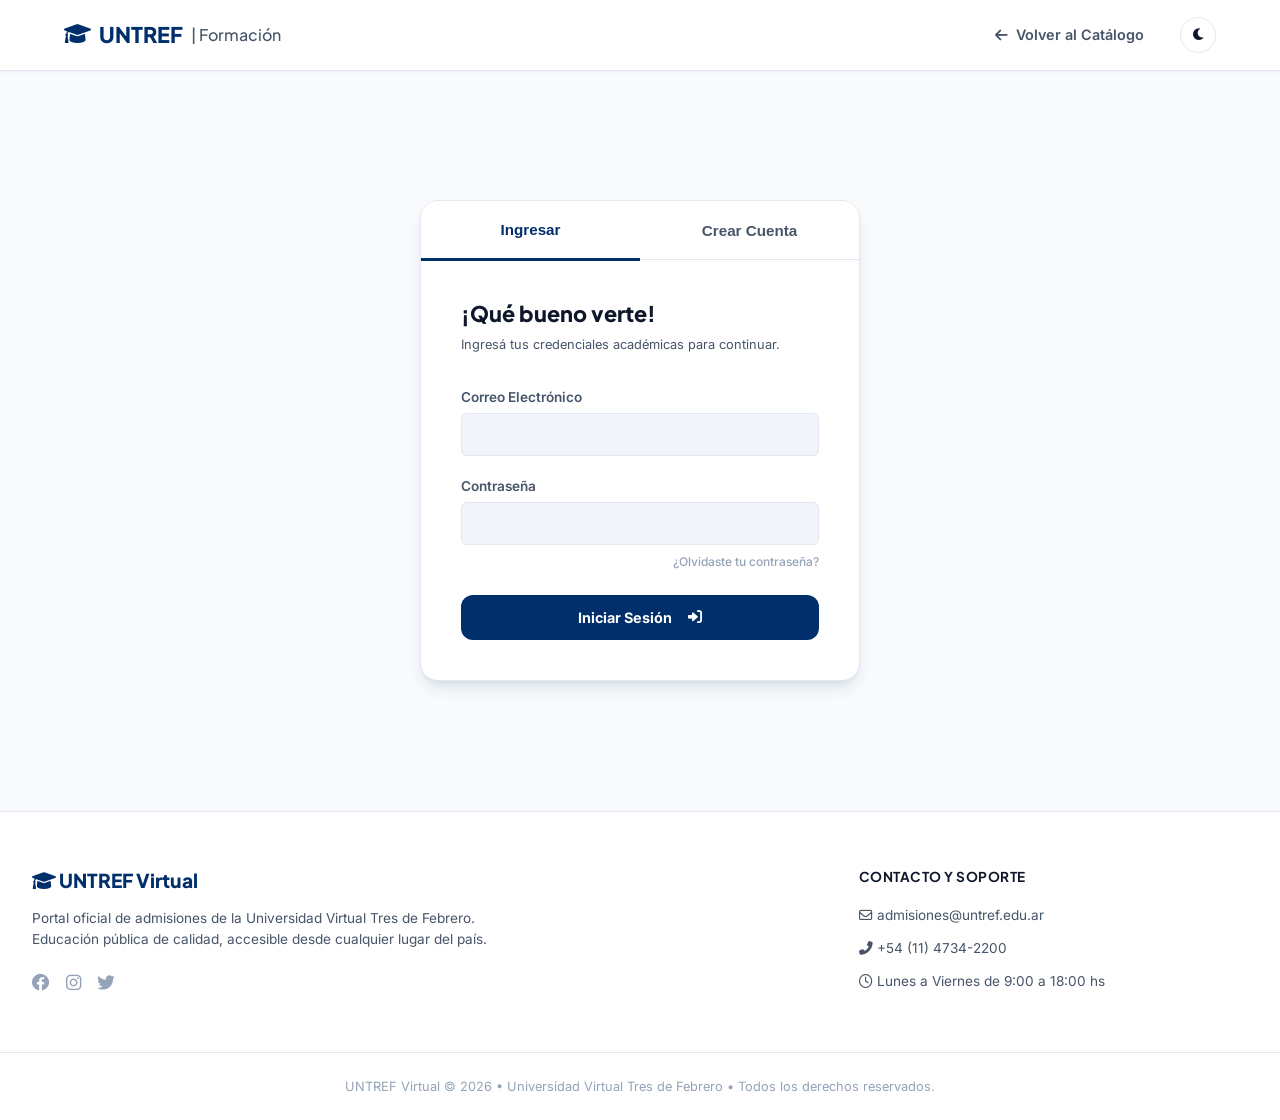
<file: pages/perfil.html>
<!DOCTYPE html>
<html lang="es">
<head>
    <meta charset="UTF-8">
    <meta name="viewport" content="width=device-width, initial-scale=1.0">
    <title>UNTREF | Mi Perfil Académico</title>
    <link rel="stylesheet" href="../css/global.css">
    <link rel="stylesheet" href="https://cdnjs.cloudflare.com/ajax/libs/font-awesome/6.0.0/css/all.min.css">
    <style>
        .dashboard-layout {
            display: grid;
            grid-template-columns: 1fr 300px;
            gap: 3rem;
            max-width: 1200px;
            margin: 2rem auto;
            padding: 0 2rem;
        }

        .welcome-card {
            background: linear-gradient(135deg, var(--color-untref) 0%, #1e3a8a 100%);
            color: #ffffff;
            border-radius: var(--radius-lg);
            padding: 2rem;
            display: flex;
            justify-content: space-between;
            align-items: center;
            margin-bottom: 2rem;
            box-shadow: var(--shadow);
        }

        .badge-status {
            background-color: var(--color-success);
            color: #ffffff;
            font-size: 0.75rem;
            font-weight: 700;
            padding: 0.35rem 0.75rem;
            border-radius: 20px;
            text-transform: uppercase;
        }

        .panel-course-card {
            background-color: var(--fondo-card);
            border: 1px solid var(--border-color);
            border-radius: var(--radius-lg);
            padding: 2rem;
            box-shadow: var(--shadow-sm);
            margin-bottom: 2.5rem;
        }

        .course-info-header {
            display: flex;
            justify-content: space-between;
            align-items: center;
            border-bottom: 1.5px solid var(--border-color);
            padding-bottom: 1.5rem;
            margin-bottom: 1.5rem;
        }

        /* Anillo SVG Animado de Progreso */
        .progress-ring-box {
            position: relative;
            width: 80px;
            height: 80px;
            display: flex;
            align-items: center;
            justify-content: center;
        }

        .progress-ring {
            transform: rotate(-90deg);
        }

        .progress-ring__circle {
            stroke-dasharray: 226; /* 2 * PI * r (r=36) */
            stroke-dashoffset: 226;
            transition: stroke-dashoffset 0.5s ease-out;
        }

        .progress-text {
            position: absolute;
            font-size: 1.15rem;
            font-weight: 800;
            color: var(--texto-principal);
            font-family: var(--fuente-titulo);
        }

        .active-course-section h3,
        .recommendations-section h3,
        .cart-section h3 {
            font-size: 1.25rem;
            margin-bottom: 1rem;
            display: flex;
            align-items: center;
            gap: 0.5rem;
        }

        .active-course-section h3 i,
        .recommendations-section h3 i,
        .cart-section h3 i {
            color: var(--color-tech);
        }

        .recommendations-grid {
            display: grid;
            grid-template-columns: 1fr 1fr;
            gap: 1.5rem;
        }

        .sidebar-box {
            background-color: var(--fondo-card);
            border: 1px solid var(--border-color);
            border-radius: var(--radius-lg);
            padding: 1.5rem;
            margin-bottom: 2rem;
            box-shadow: var(--shadow-sm);
        }

        .sidebar-box h4 {
            font-size: 1rem;
            margin-bottom: 1rem;
            border-bottom: 1.5px solid var(--border-color);
            padding-bottom: 0.5rem;
        }

        .download-list {
            list-style: none;
            display: flex;
            flex-direction: column;
            gap: 0.75rem;
        }

        .download-list li a {
            text-decoration: none;
            color: var(--texto-secundario);
            font-size: 0.85rem;
            font-weight: 600;
            display: flex;
            align-items: center;
            gap: 0.5rem;
        }

        .download-list li a:hover {
            color: var(--color-tech);
        }

        /* Estilos del Módulo Carrito en Perfil */
        .cart-table {
            width: 100%;
            border-collapse: collapse;
            margin-bottom: 1.5rem;
        }

        .cart-table th, .cart-table td {
            padding: 1rem;
            text-align: left;
            border-bottom: 1px solid var(--border-color);
        }

        .cart-table th {
            font-weight: 700;
            color: var(--texto-muted);
            font-size: 0.8rem;
            text-transform: uppercase;
        }

        .cart-table td {
            font-size: 0.9rem;
        }

        .cart-empty-message {
            border: 2px dashed var(--border-color);
            border-radius: var(--radius);
            padding: 2.5rem;
            text-align: center;
            color: var(--texto-secundario);
            margin-bottom: 2rem;
        }

        @media (max-width: 900px) {
            .dashboard-layout {
                grid-template-columns: 1fr;
                gap: 2rem;
            }
            .recommendations-grid {
                grid-template-columns: 1fr;
            }
        }
    </style>
</head>
<body>

    <!-- NAV BAR (Nielsen #1, #3 y #4) -->
    <nav class="navbar">
        <a href="../index.html" class="logo-untref">
            <i class="fas fa-graduation-cap"></i> UNTREF <span>| Formación</span>
        </a>

        <div class="nav-menu" id="nav-menu">
            <button class="menu-close" id="menu-close-btn" aria-label="Cerrar menú">
                <i class="fas fa-times"></i>
            </button>
            
            <a href="../index.html" class="nav-item"><i class="fas fa-search-plus"></i> Catálogo</a>
            <a href="aula-virtual.html" class="nav-item"><i class="fas fa-laptop-code"></i> Aula Virtual</a>
            
            <!-- Carrito con indicador dinámico -->
            <div class="cart-icon-wrapper nav-item" onclick="window.location.href='carrito.html'">
                <i class="fas fa-shopping-cart"></i>
                <span>Carrito</span>
                <span class="cart-badge" style="display: none;">0</span>
            </div>

            <a href="perfil.html" class="nav-item"><i class="fas fa-user-circle"></i> Mi Perfil</a>
        </div>

        <div class="nav-actions">
            <!-- Botón de Modo Oscuro -->
            <button id="theme-toggle" class="nav-item-btn" aria-label="Cambiar modo de pantalla">
                <i class="fas fa-moon"></i>
            </button>
            <button class="menu-toggle" id="menu-open-btn" aria-label="Abrir menú">
                <i class="fas fa-bars"></i>
            </button>
        </div>
    </nav>

    <!-- CUERPO PRINCIPAL DEL PANEL -->
    <div class="dashboard-layout">
        <main>
            <!-- Welcome Card (Nielsen #1: System Status) -->
            <div class="welcome-card" style="padding: 2rem;">
                <div style="width: 100%;">
                    <div style="display:flex; justify-content:space-between; align-items:flex-start; flex-wrap:wrap; gap:1rem; margin-bottom:1.5rem; border-bottom:1px solid rgba(255,255,255,0.15); padding-bottom:1.25rem;">
                        <div>
                            <h2 style="font-size:1.75rem; color:#ffffff;">¡Hola de nuevo, <span id="user-display-name">Juan</span>!</h2>
                            <p style="opacity:0.85; font-size:0.85rem; margin-top:0.25rem;">
                                Legajo Académico: <strong style="letter-spacing:0.5px;">UNTREF-88432</strong> • Alumno Regular
                            </p>
                        </div>
                        <span class="badge-status">En Cursada</span>
                    </div>

                    <!-- Datos Académicos y Personales Útiles (Gestalt: Proximidad) -->
                    <div style="display:grid; grid-template-columns: repeat(auto-fit, minmax(200px, 1fr)); gap:1.25rem; font-size:0.85rem; color:rgba(255,255,255,0.9); margin-bottom:1.5rem;">
                        <div>
                            <span style="opacity:0.65; display:block; font-size:0.7rem; text-transform:uppercase; font-weight:700;">Email Académico</span>
                            <strong id="user-display-email-academic" style="font-size:0.9rem; font-family: monospace;">j.perez@untref.edu.ar</strong>
                        </div>
                        <div>
                            <span style="opacity:0.65; display:block; font-size:0.7rem; text-transform:uppercase; font-weight:700;">Email Personal</span>
                            <strong id="user-display-email-personal" style="font-size:0.9rem;">juan.perez@gmail.com</strong>
                        </div>
                        <div>
                            <span style="opacity:0.65; display:block; font-size:0.7rem; text-transform:uppercase; font-weight:700;">Teléfono</span>
                            <strong id="user-display-phone" style="font-size:0.9rem;">+54 (11) 4567-8910</strong>
                        </div>
                        <div>
                            <span style="opacity:0.65; display:block; font-size:0.7rem; text-transform:uppercase; font-weight:700;">Fecha de Alta</span>
                            <strong style="font-size:0.9rem;">Marzo 2026</strong>
                        </div>
                    </div>

                    <button class="btn btn-secondary btn-sm" style="color:white; border-color:rgba(255,255,255,0.4); background:rgba(255,255,255,0.1); font-size:0.75rem; padding:0.4rem 0.8rem;" onclick="abrirModalEditarDatos()"><i class="fas fa-edit"></i> Editar Información</button>
                </div>
            </div>



            <!-- PROGRAMA ACTIVO (Gestalt: Cierre y Proximidad) -->
            <section class="active-course-section" style="margin-top: 2rem;">
                <h3><i class="fas fa-laptop-code"></i> Programas en Cursada Activa</h3>
                <div id="active-courses-container" style="display:flex; flex-direction:column; gap:1.5rem;">
                    <!-- Se inyecta dinámicamente por JS -->
                </div>
            </section>
        </main>

        <!-- COLUMNA DERECHA: DESCARGAS Y SOPORTE (Nielsen #10: Help and documentation) -->
        <aside>
            <div class="sidebar-box">
                <h4>Centro de Descargas</h4>
                <ul class="download-list">
                    <li><a href="#"><i class="far fa-file-pdf" style="color:#ef4444;"></i> Certificado Alumno Regular</a></li>
                    <li id="item-comprobante"><a href="#"><i class="far fa-file-alt" style="color:#3b82f6;"></i> Comprobante Pago Arancel</a></li>
                    <li><a href="#"><i class="fas fa-receipt" style="color:#10b981;"></i> Programa Analítico Sellado</a></li>
                </ul>
            </div>

            <div class="sidebar-box" style="background-color: var(--color-tech-light); border-color: var(--color-tech); text-align: center;">
                <h4 style="border-bottom:none; margin-bottom: 0.5rem; color: var(--color-untref);">¿Necesitás soporte?</h4>
                <p style="font-size: 0.75rem; color: var(--texto-secundario); margin-bottom: 1.25rem;">
                    Contactá directamente con la Oficina de Alumnos y Soporte Académico.
                </p>
                <button class="btn btn-primary btn-sm btn-full" onclick="abrirModalSoporte()"><i class="far fa-envelope"></i> Enviar Mensaje</button>
            </div>
        </aside>
    </div>

    <!-- FOOTER -->
    <footer>
        <div class="footer-container">
            <div class="footer-col">
                <h3 style="font-size: 1.2rem; color: var(--color-untref); margin-bottom: 1rem; font-weight: 800;">
                    <i class="fas fa-graduation-cap"></i> UNTREF Virtual
                </h3>
                <p>Portal oficial de admisiones de la Universidad Virtual Tres de Febrero. Educación pública de calidad, accesible desde cualquier lugar del país.</p>
                <div style="display:flex; gap:1rem; margin-top:1.25rem; font-size:1.1rem;">
                    <a href="#" style="color:var(--texto-muted);"><i class="fab fa-facebook"></i></a>
                    <a href="#" style="color:var(--texto-muted);"><i class="fab fa-instagram"></i></a>
                    <a href="#" style="color:var(--texto-muted);"><i class="fab fa-twitter"></i></a>
                </div>
            </div>

            <div class="footer-col">
                <h4>Contacto y Soporte</h4>
                <p style="margin-bottom:0.75rem;"><i class="far fa-envelope"></i> admisiones@untref.edu.ar</p>
                <p style="margin-bottom:0.75rem;"><i class="fas fa-phone-alt"></i> +54 (11) 4734-2200</p>
                <p><i class="far fa-clock"></i> Lunes a Viernes de 9:00 a 18:00 hs</p>
            </div>
        </div>
        <div class="footer-bottom">
            UNTREF Virtual © 2026 • Universidad Virtual Tres de Febrero • Todos los derechos reservados.
        </div>
    </footer>

    <!-- MODAL EDITAR DATOS (Nielsen #3, #5) -->
    <div class="modal-overlay" id="editProfileModal">
        <div class="modal-card" style="text-align:left; max-width:440px;">
            <h3 style="font-size:1.25rem; font-weight:800; margin-bottom:0.5rem; color:var(--texto-principal);"><i class="fas fa-user-cog"></i> Editar Datos de Alumno</h3>
            <p style="font-size:0.8rem; color:var(--texto-secundario); margin-bottom:1.5rem;">Modificá tus datos de contacto registrados en el legajo digital.</p>
            
            <form onsubmit="guardarDatosPerfil(event)">
                <div class="form-group">
                    <label for="edit-name">Nombre y Apellido</label>
                    <input type="text" id="edit-name" required placeholder="Juan Pérez">
                </div>
                <div class="form-group">
                    <label for="edit-email-personal">Email Personal</label>
                    <input type="email" id="edit-email-personal" required placeholder="ejemplo@correo.com">
                </div>
                <div class="form-group">
                    <label for="edit-phone">Teléfono</label>
                    <input type="text" id="edit-phone" required placeholder="+54 (11) 4567-8910">
                </div>
                
                <div style="display:flex; gap:1rem; margin-top:1.5rem; justify-content:flex-end;">
                    <button type="button" class="btn btn-secondary btn-sm" onclick="cerrarModalEditarDatos()">Cancelar</button>
                    <button type="submit" class="btn btn-primary btn-sm">Guardar Cambios</button>
                </div>
            </form>
        </div>
    </div>

    <!-- MODAL SOPORTE / ENVIAR MENSAJE (Nielsen #1, #3) -->
    <div class="modal-overlay" id="supportModal">
        <div class="modal-card" style="text-align:left; max-width:460px;">
            <h3 style="font-size:1.25rem; font-weight:800; margin-bottom:0.5rem; color:var(--texto-principal);"><i class="far fa-paper-plane"></i> Enviar Mensaje a Soporte</h3>
            <p style="font-size:0.8rem; color:var(--texto-secundario); margin-bottom:1.5rem;">Describí tu consulta académica o técnica. Te responderemos en un plazo máximo de 24 horas hábiles.</p>
            
            <form onsubmit="enviarMensajeSoporte(event)">
                <div class="form-group">
                    <label for="support-subject">Asunto</label>
                    <input type="text" id="support-subject" required placeholder="Ej: Problema con la descarga de certificados">
                </div>
                <div class="form-group">
                    <label for="support-message">Mensaje / Consulta</label>
                    <textarea id="support-message" required placeholder="Escribí aquí tu consulta detallada..." style="width:100%; min-height:120px; padding:0.75rem; border:1.5px solid var(--border-color); border-radius:var(--radius-sm); font-family:inherit; font-size:0.85rem; background-color:var(--fondo-principal); color:var(--texto-principal); resize:vertical;"></textarea>
                </div>
                
                <div style="display:flex; gap:1rem; margin-top:1.5rem; justify-content:flex-end;">
                    <button type="button" class="btn btn-secondary btn-sm" onclick="cerrarModalSoporte()">Cancelar</button>
                    <button type="submit" class="btn btn-primary btn-sm">Enviar Consulta</button>
                </div>
            </form>
        </div>
    </div>

    <!-- LOGIC SCRIPTS -->
    <script src="../js/cursos.js"></script>
    <script src="../js/main.js"></script>
    <script>
        const params = new URLSearchParams(window.location.search);
        const cursoActivoKey = params.get('curso') || 'datos';
        const cursoActivo = CAT_CURSOS[cursoActivoKey];

        document.addEventListener('DOMContentLoaded', () => {
            // Verificar sesión activa
            const storedName = localStorage.getItem("untref_user_name");
            if (!storedName) {
                // Redirigir a iniciar sesión
                window.location.href = "iniciar-sesion.html?next=perfil.html";
                return;
            }
            document.getElementById('user-display-name').innerText = storedName;

            // Generar email académico dinámicamente a partir del nombre
            const cleanParts = storedName.trim().toLowerCase().split(/\s+/);
            const emailAcad = cleanParts.length > 1 ? `${cleanParts[0][0]}.${cleanParts[1]}@untref.edu.ar` : `${cleanParts[0]}@untref.edu.ar`;
            document.getElementById('user-display-email-academic').innerText = emailAcad;

            // Cargar datos personales de contacto
            const storedEmailPers = localStorage.getItem("untref_user_email_personal") || "juan.perez@gmail.com";
            const storedPhone = localStorage.getItem("untref_user_phone") || "+54 (11) 4567-8910";
            document.getElementById('user-display-email-personal').innerText = storedEmailPers;
            document.getElementById('user-display-phone').innerText = storedPhone;

            // Inyectar datos de cursada activa
            const activeKeys = cursoActivoKey.split(',');
            const activeCourses = activeKeys.map(k => CAT_CURSOS[k]).filter(Boolean);
            const coursesContainer = document.getElementById('active-courses-container');

            if (coursesContainer && activeCourses.length > 0) {
                coursesContainer.innerHTML = activeCourses.map((curso, index) => {
                    const key = activeKeys[index];
                    const circumference = 226.195;
                    const offset = circumference - (35 / 100) * circumference;

                    return `
                        <div class="panel-course-card">
                            <div class="course-info-header">
                                <div>
                                    <span class="course-badge badge-popular" style="font-size:0.65rem;">${curso.cat}</span>
                                    <h4 style="font-size: 1.25rem; margin: 0.5rem 0 0.25rem 0;">${curso.titulo}</h4>
                                    <p style="font-size: 0.75rem; color: var(--texto-secundario); font-weight: 500;">
                                        <i class="fas fa-certificate" style="color: var(--color-untref);"></i> Certificación Oficial — Res. Rectoral UNTREF Nº 1422/24
                                    </p>
                                    <p style="font-size: 0.8rem; color: var(--texto-muted); margin-top: 0.75rem;">
                                        <i class="far fa-calendar-check"></i> Próxima clase: Sábado 9:00 hs — Aula Virtual ${index + 1}
                                    </p>
                                </div>
                                
                                <!-- SVG Ring de Progreso -->
                                <div class="progress-ring-box">
                                    <svg class="progress-ring" width="80" height="80">
                                        <circle stroke="var(--border-color)" stroke-width="6" fill="transparent" r="36" cx="40" cy="40"/>
                                        <circle class="progress-ring__circle" stroke="var(--color-tech)" stroke-width="6" stroke-linecap="round" fill="transparent" r="36" cx="40" cy="40" style="stroke-dasharray: ${circumference}; stroke-dashoffset: ${offset};"/>
                                    </svg>
                                    <div class="progress-text">35%</div>
                                </div>
                            </div>

                            <div style="display:flex; justify-content:space-between; align-items:center; flex-wrap:wrap; gap:1rem;">
                                <div style="display:flex; gap:2rem;">
                                    <div style="display:flex; flex-direction:column;">
                                        <span style="font-size:0.7rem; color:var(--texto-muted); text-transform:uppercase;">Módulos</span>
                                        <strong style="font-size:1rem; color:var(--texto-principal);">1 de 4</strong>
                                    </div>
                                    <div style="display:flex; flex-direction:column;">
                                        <span style="font-size:0.7rem; color:var(--texto-muted); text-transform:uppercase;">Asistencia</span>
                                        <strong style="font-size:1rem; color:var(--texto-principal);">100%</strong>
                                    </div>
                                </div>
                                <a href="aula-virtual.html?curso=${key}" class="btn btn-primary"><i class="fas fa-external-link-alt"></i> Ingresar al Campus Virtual</a>
                            </div>
                        </div>
                    `;
                }).join('');

                // Lógica de comprobantes: si todos los cursos activos son gratuitos, ocultar comprobante de pago
                const esTodoGratis = activeCourses.every(c => c.gratis);
                if (esTodoGratis) {
                    const comprobante = document.getElementById('item-comprobante');
                    if (comprobante) comprobante.style.display = 'none';
                }
            }

            // Desmatricular del carrito todos los cursos comprados
            activeKeys.forEach(k => eliminarDelCarrito(k));
        });

        function abrirModalEditarDatos() {
            const currentName = document.getElementById('user-display-name').innerText;
            const currentEmail = document.getElementById('user-display-email-personal').innerText;
            const currentPhone = document.getElementById('user-display-phone').innerText;
            
            document.getElementById('edit-name').value = currentName;
            document.getElementById('edit-email-personal').value = currentEmail;
            document.getElementById('edit-phone').value = currentPhone;
            
            document.getElementById('editProfileModal').classList.add('active');
        }

        function cerrarModalEditarDatos() {
            document.getElementById('editProfileModal').classList.remove('active');
        }

        function guardarDatosPerfil(event) {
            event.preventDefault();
            const nuevoNombre = document.getElementById('edit-name').value.trim();
            const nuevoEmail = document.getElementById('edit-email-personal').value.trim();
            const nuevoPhone = document.getElementById('edit-phone').value.trim();
            
            if (nuevoNombre && nuevoEmail && nuevoPhone) {
                // Guardar en localStorage
                localStorage.setItem("untref_user_name", nuevoNombre);
                localStorage.setItem("untref_user_email_personal", nuevoEmail);
                localStorage.setItem("untref_user_phone", nuevoPhone);
                
                // Actualizar la interfaz
                document.getElementById('user-display-name').innerText = nuevoNombre;
                document.getElementById('user-display-email-personal').innerText = nuevoEmail;
                document.getElementById('user-display-phone').innerText = nuevoPhone;
                
                // Regenerar email académico dinámicamente
                const cleanParts = nuevoNombre.toLowerCase().split(/\s+/);
                const emailAcad = cleanParts.length > 1 ? `${cleanParts[0][0]}.${cleanParts[1]}@untref.edu.ar` : `${cleanParts[0]}@untref.edu.ar`;
                document.getElementById('user-display-email-academic').innerText = emailAcad;

                // Actualizar el indicador del navbar si existe
                const navUserNameSpan = document.querySelector('.profile-dropdown-trigger span');
                if (navUserNameSpan) {
                    navUserNameSpan.innerText = nuevoNombre;
                }
                
                cerrarModalEditarDatos();
                alert("Datos de contacto actualizados con éxito en el legajo.");
            }
        }

        function abrirModalSoporte() {
            document.getElementById('support-subject').value = '';
            document.getElementById('support-message').value = '';
            document.getElementById('supportModal').classList.add('active');
        }

        function cerrarModalSoporte() {
            document.getElementById('supportModal').classList.remove('active');
        }

        function enviarMensajeSoporte(event) {
            event.preventDefault();
            const subject = document.getElementById('support-subject').value.trim();
            const msg = document.getElementById('support-message').value.trim();
            
            if (subject && msg) {
                alert(`¡Mensaje de soporte enviado con éxito!\n\nAsunto: ${subject}\n\nEl equipo técnico revisará tu consulta académica y te responderá en las próximas 24 horas.`);
                cerrarModalSoporte();
            }
        }
    </script>
</body>
</html>
</file>
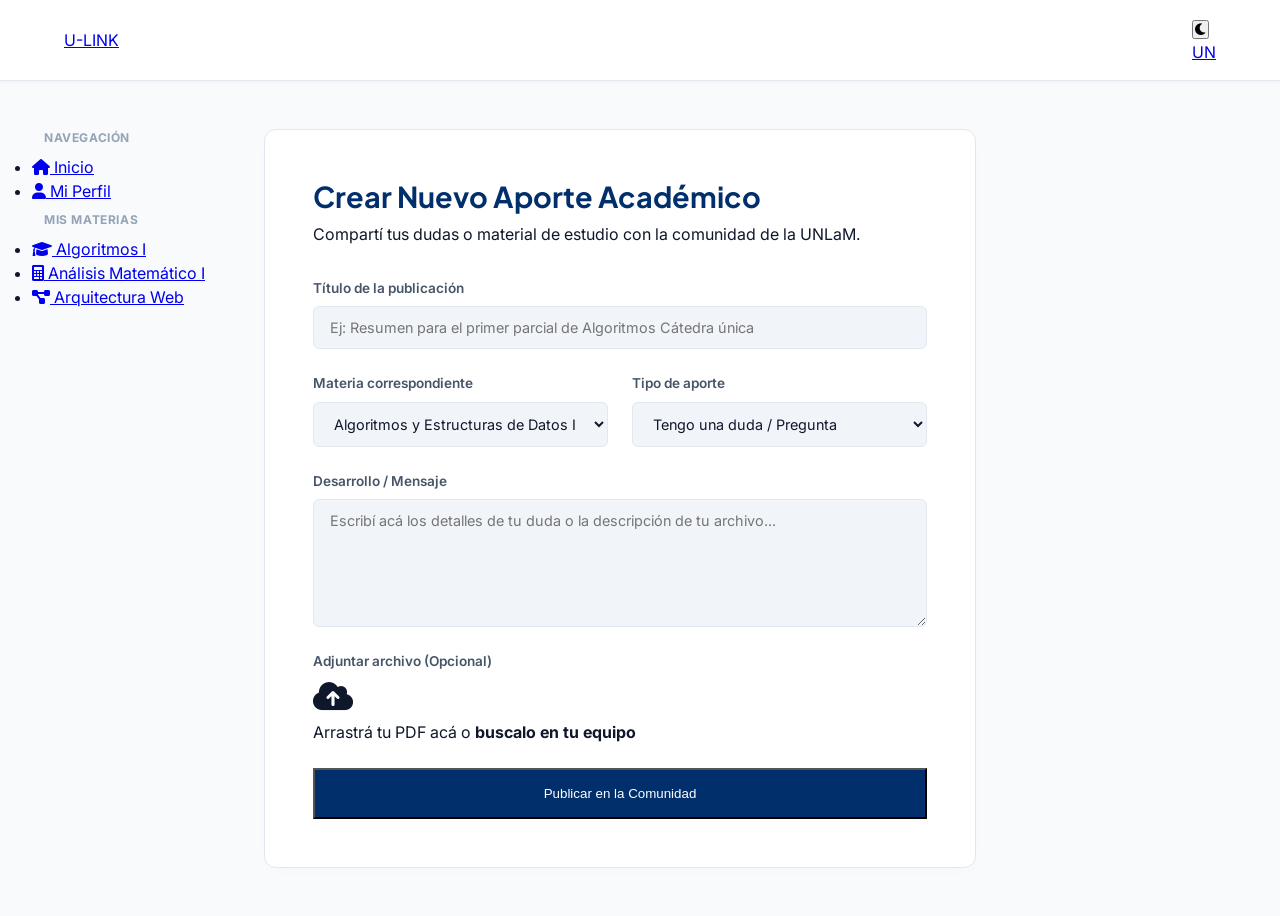
<file: pages/publicar.html>
<!DOCTYPE html>
<html lang="es">
<head>
    <meta charset="UTF-8">
    <meta name="viewport" content="width=device-width, initial-scale=1.0">
    <title>U-LINK | Crear Aporte</title>
    <link rel="stylesheet" href="../css/global.css">
    <link rel="stylesheet" href="../css/publicar.css">
   <link rel="stylesheet" href="https://cdnjs.cloudflare.com/ajax/libs/font-awesome/6.0.0/css/all.min.css">
</head>
<body>

    <nav class="navbar">
        <a href="../index.html" class="logo">U-<span>LINK</span></a>
        <div class="navbar-actions">
            <button id="theme-toggle" class="btn-theme"><i class="fas fa-moon"></i></button>
            <a href="perfil.html" class="btn-perfil-nav"><div class="avatar-mini">UN</div></a>
        </div>
    </nav>

    <div class="app-container">
      <aside class="sidebar">
    <div class="sidebar-section">
        <p class="sidebar-title">Navegación</p>
        <ul class="sidebar-menu">
            <li><a href="../index.html"><i class="fas fa-home"></i> Inicio</a></li>
            <li><a href="perfil.html"><i class="fas fa-user"></i> Mi Perfil</a></li>
        </ul>
    </div>
    
    <div class="sidebar-section">
        <p class="sidebar-title">Mis Materias</p>
        <ul class="sidebar-menu">
            <li><a href="materia.html?materia=algoritmos"><i class="fas fa-graduation-cap"></i> Algoritmos I</a></li>
            <li><a href="materia.html?materia=analisis"><i class="fas fa-calculator"></i> Análisis Matemático I</a></li>
            <li><a href="materia.html?materia=web"><i class="fas fa-project-diagram"></i> Arquitectura Web</a></li>
        </ul>
    </div>
</aside>

        <main class="main-content">
            <div class="form-container">
                <h2>Crear Nuevo Aporte Académico</h2>
                <p class="text-muted" style="margin-bottom: 2rem;">Compartí tus dudas o material de estudio con la comunidad de la UNLaM.</p>

                <form id="aporteForm">
                    <div class="form-group">
                        <label for="titulo">Título de la publicación</label>
                        <input type="text" id="titulo" required placeholder="Ej: Resumen para el primer parcial de Algoritmos Cátedra única">
                    </div>

                    <div class="form-row">
                        <div class="form-group">
                            <label for="materia">Materia correspondiente</label>
                            <select id="materia">
                                <option value="algoritmos">Algoritmos y Estructuras de Datos I</option>
                                <option value="analisis">Análisis Matemático I</option>
                                <option value="web">Arquitectura Web</option>
                            </select>
                        </div>
                        <div class="form-group">
                            <label for="tipo">Tipo de aporte</label>
                            <select id="tipo">
                                <option value="duda">Tengo una duda / Pregunta</option>
                                <option value="apunte">Voy a subir un Apunte / PDF</option>
                            </select>
                        </div>
                    </div>

                    <div class="form-group">
                        <label for="contenido">Desarrollo / Mensaje</label>
                        <textarea id="contenido" rows="6" required placeholder="Escribí acá los detalles de tu duda o la descripción de tu archivo..."></textarea>
                    </div>

                    <div class="form-group">
                        <label>Adjuntar archivo (Opcional)</label>
                        <div class="dropzone">
                            <i class="fas fa-cloud-upload-alt" style="font-size: 2rem; color: var(--color-principal); margin-bottom: 0.5rem;"></i>
                            <p>Arrastrá tu PDF acá o <span style="color: var(--color-principal); font-weight: bold; cursor: pointer;">buscalo en tu equipo</span></p>
                        </div>
                    </div>

                    <button type="submit" class="btn-primary" style="width: 100%; padding: 1rem;">Publicar en la Comunidad</button>
                </form>
            </div>
        </main>
    </div>

    <div class="modal-overlay" id="successModal">
        <div class="modal-card">
            <div class="modal-icon"><i class="fas fa-trophy"></i></div>
            <h2>¡Aporte Publicado con Éxito!</h2>
            <p>Tu contribución ya está disponible para toda la facultad.</p>
            
            <div class="xp-badge">
                <span class="xp-number">+150</span>
                <span class="xp-text">PUNTOS DE REPUTACIÓN (XP)</span>
            </div>
            
            <p class="text-muted" style="font-size: 0.85rem; margin-bottom: 1.5rem;">¡Gracias por ayudar a mantener centralizado el conocimiento de la UNLaM!</p>
            <button class="btn-primary" onclick="cerrarYIrAPerfil()">Ver en mi Perfil</button>
        </div>
    </div>

    <script>
        const form = document.getElementById('aporteForm');
        const modal = document.getElementById('successModal');

        form.addEventListener('submit', (e) => {
            e.preventDefault(); // Evitamos que refresque la página
            modal.classList.add('active'); // Desplegamos el modal de alerta con animación
        });

        function cerrarYIrAPerfil() {
            modal.classList.remove('active');
            window.location.href = 'perfil.html'; // Redirige a la pantalla 5 (Gráfico)
        }
    </script>
    <script src="../js/main.js"></script>
</body>
</html>
</file>
<file: css/global.css>
/* css/global.css */
@import url('variables.css');
@import url('https://fonts.googleapis.com/css2?family=Inter:wght@300;400;500;600;700;800&family=Plus+Jakarta+Sans:wght@500;600;700;800&display=swap');

/* --- Resets y Estilos Base (Gestalt: Cierre y Semejanza) --- */
* {
  margin: 0;
  padding: 0;
  box-sizing: border-box;
  transition: background-color 0.3s ease, border-color 0.3s ease, color 0.3s ease;
}

body {
  font-family: var(--fuente-principal);
  background-color: var(--fondo-principal);
  color: var(--texto-principal);
  min-height: 100vh;
  display: flex;
  flex-direction: column;
  line-height: 1.5;
  overflow-x: hidden;
}

h1, h2, h3, h4, h5, h6 {
  font-family: var(--fuente-titulo);
  font-weight: 700;
  color: var(--texto-principal);
  line-height: 1.25;
}

/* --- Barra de Navegación Premium (Nielsen Heuristics #1: Visibilidad del Sistema) --- */
.navbar {
  background-color: var(--fondo-navbar);
  border-bottom: 1px solid var(--border-color);
  padding: 1rem 4rem;
  display: flex;
  justify-content: space-between;
  align-items: center;
  position: sticky;
  top: 0;
  z-index: 100;
  box-shadow: var(--shadow-sm);
}

.nav-actions {
  display: flex;
  align-items: center;
  gap: 1rem;
}

.logo-untref {
  display: flex;
  align-items: center;
  gap: 0.5rem;
  font-family: var(--fuente-titulo);
  font-weight: 800;
  font-size: 1.35rem;
  color: var(--color-untref);
  text-decoration: none;
}

.logo-untref span {
  font-weight: 500;
  color: var(--texto-secundario);
  font-size: 1rem;
}

.nav-menu {
  display: flex;
  align-items: center;
  gap: 1.5rem;
  margin-left: auto;
  margin-right: 1.5rem;
}

.nav-item {
  text-decoration: none;
  color: var(--texto-secundario);
  font-weight: 600;
  font-size: 0.9rem;
  display: flex;
  align-items: center;
  gap: 0.5rem;
  padding: 0.5rem 0.75rem;
  border-radius: var(--radius-sm);
}

.nav-item:hover {
  color: var(--color-untref);
  background-color: var(--fondo-principal);
}

/* --- Menu Desplegable de Perfil (Nielsen #3: Control de Usuario) --- */
.profile-dropdown {
  position: relative;
  display: flex;
  align-items: center;
  height: 100%;
}

.profile-dropdown-trigger {
  cursor: pointer;
  display: flex;
  align-items: center;
  gap: 0.5rem;
  padding: 0.5rem 1rem;
  border-radius: var(--radius);
  color: var(--texto-secundario);
  font-weight: 600;
  font-size: 0.9rem;
  text-decoration: none;
  transition: var(--transition);
}

.profile-dropdown:hover .profile-dropdown-trigger {
  color: var(--color-untref);
  background-color: var(--fondo-principal);
}

.profile-dropdown-menu {
  display: none;
  position: absolute;
  right: 0;
  top: 100%;
  background-color: var(--fondo-card);
  border: 1px solid var(--border-color);
  border-radius: var(--radius);
  min-width: 170px;
  box-shadow: var(--shadow-lg);
  z-index: 1000;
  margin-top: 0;
  padding: 0.5rem 0;
  animation: slideDown 0.15s cubic-bezier(0.4, 0, 0.2, 1);
}

/* Puente invisible para mantener el hover al desplazar el mouse hacia abajo */
.profile-dropdown::after {
  content: '';
  position: absolute;
  top: 100%;
  right: 0;
  width: 100%;
  height: 12px;
  background: transparent;
  display: none;
}

.profile-dropdown:hover::after {
  display: block;
}

@keyframes slideDown {
  from { opacity: 0; transform: translateY(-5px); }
  to { opacity: 1; transform: translateY(0); }
}

.profile-dropdown:hover .profile-dropdown-menu {
  display: block;
}

.profile-dropdown-menu a {
  color: var(--texto-secundario);
  padding: 0.65rem 1.25rem;
  text-decoration: none;
  display: flex;
  align-items: center;
  gap: 0.75rem;
  font-size: 0.85rem;
  font-weight: 600;
  transition: var(--transition);
}

.profile-dropdown-menu a:hover {
  background-color: var(--fondo-principal);
  color: var(--color-untref);
}


.nav-item-btn {
  background: none;
  border: 1px solid var(--border-color);
  color: var(--texto-principal);
  padding: 0.5rem;
  border-radius: 50%;
  cursor: pointer;
  width: 36px;
  height: 36px;
  display: flex;
  align-items: center;
  justify-content: center;
}

.nav-item-btn:hover {
  background-color: var(--fondo-principal);
  border-color: var(--color-untref);
}

.cart-icon-wrapper {
  position: relative;
  cursor: pointer;
}

.cart-badge {
  position: absolute;
  top: -8px;
  right: -8px;
  background-color: var(--color-untref);
  color: white;
  font-size: 0.7rem;
  font-weight: 700;
  min-width: 18px;
  height: 18px;
  border-radius: 50%;
  display: flex;
  align-items: center;
  justify-content: center;
  padding: 2px;
}

/* --- Contenedor Principal --- */
.app-container {
  display: grid;
  grid-template-columns: 200px 1fr 240px; /* Layout de 3 columnas: filtros, catálogo, novedades */
  gap: 2rem;
  max-width: 1400px; /* Ampliado para acomodar las tres columnas de forma holgada */
  margin: 3rem auto;
  padding: 0 2rem;
  flex: 1;
}

/* --- Barra de Novedades y Anuncios (Derecha) --- */
.ads-sidebar {
  display: flex;
  flex-direction: column;
  gap: 1.25rem;
  position: sticky;
  top: 90px;
  height: fit-content;
}

.ad-card {
  background-color: var(--fondo-card);
  border: 1px solid var(--border-color);
  border-radius: var(--radius);
  padding: 1.25rem;
  box-shadow: var(--shadow-sm);
  transition: var(--transition);
  display: flex;
  flex-direction: column;
  gap: 0.5rem;
}

.ad-card:hover {
  box-shadow: var(--shadow);
  transform: translateY(-2px);
  border-color: var(--color-untref);
}

.ad-badge {
  font-size: 0.6rem;
  font-weight: 800;
  color: var(--color-tech);
  background-color: var(--color-tech-light);
  padding: 0.15rem 0.4rem;
  border-radius: 4px;
  width: fit-content;
  text-transform: uppercase;
  letter-spacing: 0.5px;
}

.ad-title {
  font-size: 0.9rem;
  font-weight: 700;
  color: var(--texto-principal);
  line-height: 1.25;
}

.ad-desc {
  font-size: 0.75rem;
  color: var(--texto-secundario);
  line-height: 1.45;
}

.ad-link {
  font-size: 0.75rem;
  font-weight: 700;
  color: var(--color-untref);
  text-decoration: none;
  display: flex;
  align-items: center;
  gap: 0.25rem;
  margin-top: 0.25rem;
  transition: var(--transition);
}

.ad-link:hover {
  color: var(--color-tech);
}


/* --- Barra Lateral (Gestalt: Proximidad) --- */
.sidebar {
  display: flex;
  flex-direction: column;
  gap: 0.5rem;
  height: fit-content;
}

.sidebar-title {
  font-size: 0.75rem;
  font-weight: 700;
  color: var(--texto-muted);
  text-transform: uppercase;
  letter-spacing: 0.05em;
  margin-bottom: 0.5rem;
  padding-left: 0.75rem;
}

.sidebar-link {
  text-decoration: none;
  color: var(--texto-secundario);
  padding: 0.75rem 1rem;
  border-radius: var(--radius);
  font-weight: 600;
  font-size: 0.95rem;
  display: flex;
  align-items: center;
  gap: 0.75rem;
}

.sidebar-link:hover {
  background-color: var(--border-color);
  color: var(--texto-principal);
}

.sidebar-link.active {
  background-color: var(--color-untref);
  color: #ffffff !important;
}

/* --- Grillas y Cards de Cursos (Gestalt: Cierre, Semejanza) --- */
.courses-grid {
  display: grid;
  grid-template-columns: repeat(3, 1fr);
  gap: 2rem;
  align-content: start;
}

.product-card {
  background-color: var(--fondo-card);
  border: 1px solid var(--border-color);
  border-radius: var(--radius);
  padding: 1.25rem; /* Ajustado de 1.5rem a 1.25rem para dar más espacio horizontal */
  display: flex;
  flex-direction: column;
  justify-content: space-between;
  height: 335px; /* Ajustada altura para mayor respiro */
  box-shadow: var(--shadow-sm);
  overflow: hidden;
}

.product-card:hover {
  transform: translateY(-4px);
  box-shadow: var(--shadow-lg);
  border-color: var(--color-untref);
}

.product-card-header {
  display: flex;
  justify-content: space-between;
  align-items: flex-start;
  height: 24px;
}

.product-card-body {
  display: flex;
  flex-direction: column;
  gap: 0.5rem;
  margin: 0.75rem 0;
  flex-grow: 1;
}

.product-card-title {
  font-family: var(--fuente-titulo);
  font-size: 1.1rem;
  font-weight: 700;
  line-height: 1.3;
  color: var(--texto-principal);
  height: 2.8rem; /* Reserva exacta para 2 líneas */
  overflow: hidden;
  display: -webkit-box;
  -webkit-line-clamp: 2;
  -webkit-box-orient: vertical;
}

.product-card-desc {
  font-size: 0.8rem;
  color: var(--texto-secundario);
  line-height: 1.45;
  height: 4.3rem; /* Reserva exacta para 3 líneas */
  overflow: hidden;
  display: -webkit-box;
  -webkit-line-clamp: 3;
  -webkit-box-orient: vertical;
}

.product-card-meta {
  display: flex;
  gap: 1rem;
  font-size: 0.75rem;
  color: var(--texto-muted);
  font-weight: 500;
  height: 1.2rem;
  align-items: center;
}

.product-card-footer {
  border-top: 1px solid var(--border-color);
  padding-top: 0.75rem;
  display: flex;
  justify-content: space-between;
  align-items: center;
  height: 40px;
}

.product-card-footer strong {
  font-size: 1.05rem;
  font-weight: 800;
  white-space: nowrap;
}



.course-badge {
  font-size: 0.7rem;
  font-weight: 700;
  padding: 0.2rem 0.5rem;
  border-radius: 4px;
  text-transform: uppercase;
}

.badge-popular {
  background-color: rgba(217, 119, 6, 0.15);
  color: var(--color-warning);
}

.badge-gratis {
  background-color: rgba(22, 163, 74, 0.15);
  color: var(--color-success);
}

/* --- Botones Comunes --- */
.btn {
  display: inline-flex;
  align-items: center;
  justify-content: center;
  gap: 0.5rem;
  font-family: var(--fuente-principal);
  font-weight: 700;
  font-size: 0.9rem;
  padding: 0.75rem 1.5rem;
  border-radius: var(--radius);
  border: none;
  cursor: pointer;
  text-decoration: none;
  text-align: center;
}

.btn-primary {
  background-color: var(--color-untref);
  color: #ffffff !important;
}

.btn-primary:hover {
  background-color: var(--color-untref-hover);
}

.btn-secondary {
  background-color: var(--fondo-input);
  color: var(--texto-secundario);
  border: 1px solid var(--border-color);
}

.btn-secondary:hover {
  background-color: var(--border-color);
  color: var(--texto-principal);
}

.btn-success {
  background-color: var(--color-success);
  color: #ffffff !important;
}

.btn-success:hover {
  background-color: var(--color-success-hover);
}

.btn-danger {
  background-color: var(--color-danger);
  color: #ffffff !important;
}

.btn-danger:hover {
  background-color: #b91c1c;
}

.btn-sm {
  padding: 0.5rem 1rem;
  font-size: 0.8rem;
  border-radius: var(--radius-sm);
}

.btn-full {
  width: 100%;
}

/* --- Formularios Interactivos (Nielsen Heuristics #5: Prevención de Errores) --- */
.form-group {
  margin-bottom: 1.25rem;
  display: flex;
  flex-direction: column;
  gap: 0.35rem;
}

.form-group label {
  font-size: 0.85rem;
  font-weight: 600;
  color: var(--texto-secundario);
}

.form-group input,
.form-group select,
.form-group textarea {
  width: 100%;
  padding: 0.75rem 1rem;
  background-color: var(--fondo-input);
  border: 1.5px solid var(--border-color);
  border-radius: var(--radius-sm);
  font-family: var(--fuente-principal);
  font-size: 0.9rem;
  color: var(--texto-principal);
}

.form-group input:focus,
.form-group select:focus,
.form-group textarea:focus {
  outline: none;
  border-color: var(--border-focus);
  background-color: var(--fondo-card);
  box-shadow: 0 0 0 3px rgba(56, 189, 248, 0.15);
}

.form-group input.invalid,
.form-group select.invalid {
  border-color: var(--color-danger);
  background-color: rgba(220, 38, 38, 0.03);
}

.error-message {
  font-size: 0.75rem;
  color: var(--color-danger);
  font-weight: 600;
  display: none;
}

.form-group input.invalid ~ .error-message {
  display: block;
}

.form-row {
  display: grid;
  grid-template-columns: 1fr 1fr;
  gap: 1.5rem;
}

/* --- Barra de Progreso y Pasos --- */
.steps-progress {
  display: flex;
  justify-content: space-between;
  align-items: center;
  position: relative;
  margin-bottom: 2.5rem;
}

.steps-progress::before {
  content: '';
  position: absolute;
  top: 50%;
  left: 0;
  transform: translateY(-50%);
  width: 100%;
  height: 2px;
  background-color: var(--border-color);
  z-index: 1;
}

.step-item {
  position: relative;
  z-index: 2;
  background-color: var(--fondo-principal);
  padding: 0 0.5rem;
  font-size: 0.85rem;
  font-weight: 700;
  color: var(--texto-muted);
  display: flex;
  align-items: center;
  gap: 0.5rem;
}

.step-item.active {
  color: var(--color-untref);
}

.step-item.completed {
  color: var(--color-success);
}

/* --- Breadcrumbs --- */
.breadcrumb {
  display: flex;
  align-items: center;
  gap: 0.5rem;
  font-size: 0.8rem;
  font-weight: 600;
  color: var(--texto-muted);
  margin-bottom: 1.5rem;
}

.breadcrumb a {
  color: var(--color-tech);
  text-decoration: none;
}

.breadcrumb a:hover {
  text-decoration: underline;
}

/* --- Modales de Éxito --- */
.modal-overlay {
  position: fixed;
  top: 0;
  left: 0;
  width: 100%;
  height: 100%;
  background-color: rgba(15, 23, 42, 0.7);
  backdrop-filter: blur(4px);
  z-index: 1000;
  display: none;
  align-items: center;
  justify-content: center;
}

.modal-overlay.active {
  display: flex;
}

.modal-card {
  background-color: var(--fondo-card);
  border-radius: var(--radius-lg);
  padding: 2.5rem;
  max-width: 480px;
  width: 90%;
  text-align: center;
  box-shadow: var(--shadow-lg);
  border: 1px solid var(--border-color);
}

.modal-icon {
  width: 64px;
  height: 64px;
  background-color: rgba(22, 163, 74, 0.1);
  color: var(--color-success);
  border-radius: 50%;
  display: flex;
  align-items: center;
  justify-content: center;
  font-size: 2rem;
  margin: 0 auto 1.5rem auto;
}

/* --- Footer --- */
footer {
  margin-top: auto;
  background-color: var(--fondo-card);
  border-top: 1px solid var(--border-color);
  color: var(--texto-secundario);
}

.footer-container {
  display: grid;
  grid-template-columns: 2fr 1fr;
  gap: 3rem;
  max-width: 1400px;
  margin: 0 auto;
  padding: 3.5rem 2rem;
}

.footer-col h4 {
  font-size: 0.85rem;
  color: var(--texto-principal);
  font-weight: 700;
  text-transform: uppercase;
  margin-bottom: 1.25rem;
  letter-spacing: 0.5px;
}

.footer-col p {
  font-size: 0.85rem;
  line-height: 1.55;
  color: var(--texto-secundario);
  max-width: 480px; /* Evita que el texto descriptivo se estire demasiado a lo largo (Heurística #8: Estética y minimalismo) */
}

.download-list {
  list-style: none;
  padding: 0;
  display: flex;
  flex-direction: column;
  gap: 0.85rem;
}

.download-list li a {
  text-decoration: none;
  color: var(--texto-secundario);
  font-size: 0.85rem;
  font-weight: 600;
  display: flex;
  align-items: center;
  gap: 0.65rem;
  transition: var(--transition);
}

.download-list li a:hover {
  color: var(--color-tech);
}

.footer-links {
  list-style: none;
  display: flex;
  flex-direction: column;
  gap: 0.75rem;
}

.footer-links li a {
  text-decoration: none;
  color: var(--texto-secundario);
  font-size: 0.85rem;
  transition: var(--transition);
}

.footer-links li a:hover {
  color: var(--color-untref);
}

.footer-bottom {
  text-align: center;
  padding: 1.5rem 0;
  border-top: 1px solid var(--border-color);
  font-size: 0.8rem;
  color: var(--texto-muted);
}

/* --- Hamburger Menu (Mobile Navigation) --- */
.menu-toggle {
  display: none;
  background: none;
  border: none;
  font-size: 1.5rem;
  color: var(--texto-principal);
  cursor: pointer;
}

.menu-close {
  display: none;
  background: none;
  border: none;
  font-size: 1.5rem;
  color: var(--texto-principal);
  cursor: pointer;
  align-self: flex-end;
  margin-bottom: 2rem;
}

/* ==========================================================================
   RESPONSIVE DESIGN (Nielsen #4)
   ========================================================================== */
@media (max-width: 900px) {
  .navbar {
    padding: 1rem 2rem;
  }
  
  .menu-toggle {
    display: block;
  }

  .nav-menu {
    position: fixed;
    top: 0;
    right: -100%;
    height: 100vh;
    width: 280px;
    background-color: var(--fondo-navbar);
    flex-direction: column;
    align-items: flex-start;
    padding: 2rem;
    box-shadow: var(--shadow-lg);
    z-index: 1001;
    transition: right 0.3s cubic-bezier(0.4, 0, 0.2, 1);
    margin-left: 0;
    margin-right: 0;
  }

  .nav-menu.open {
    right: 0;
  }

  .menu-close {
    display: block;
  }

  .app-container {
    grid-template-columns: 1fr;
    gap: 2rem;
    margin: 1.5rem auto;
    padding: 0 1rem;
  }

  .sidebar {
    display: none; /* Let's show as floating filter modal or select input if needed */
  }

  .ads-sidebar {
    display: none; /* Ocultar barra de novedades en móviles */
  }

  .courses-grid {
    grid-template-columns: repeat(2, 1fr);
  }

  .footer-container {
    grid-template-columns: 1fr;
    gap: 2rem;
    padding: 2.5rem 1.5rem;
  }
}

@media (max-width: 600px) {
  .courses-grid {
    grid-template-columns: 1fr;
  }

  .form-row {
    grid-template-columns: 1fr;
    gap: 0;
  }
}
</file>
<file: css/publicar.css>
/* css/publicar.css */

.form-container {
  background-color: var(--fondo-card);
  padding: 3rem;
  border-radius: var(--radius);
  border: 1px solid var(--border-color);
  box-shadow: 0 4px 12px rgba(0, 0, 0, 0.01);
}

.form-container h2 {
  color: var(--color-untref);
  font-size: 1.8rem;
  margin-bottom: 0.5rem;
}

.form-group {
  display: flex;
  flex-direction: column;
  gap: 0.5rem;
  margin-bottom: 1.5rem;
}

/* Solución clave a la desalineación de las filas */
.form-row {
  display: grid;
  grid-template-columns: 1fr 1fr;
  gap: 1.5rem;
}

label {
  font-weight: 600;
  font-size: 0.88rem;
  color: var(--texto-principal);
}

/* El look ultra tecnológico de los inputs */
input,
select,
textarea {
  padding: 0.85rem 1rem;
  border: 1px solid var(--border-color);
  background-color: var(--fondo-card);
  color: var(--texto-principal);
  border-radius: 6px;
  font-family: inherit;
  font-size: 0.95rem;
  outline: none;
  transition:
    border-color 0.2s,
    box-shadow 0.2s;
}

input:focus,
select:focus,
textarea:focus {
  border-color: var(--color-untref);
  box-shadow: 0 0 0 3px rgba(0, 47, 108, 0.1);
}

/* --- ESTILOS DEL MODAL DE PAGO (PANTALLA 4) --- */
.modal-overlay {
  position: fixed;
  top: 0;
  left: 0;
  width: 100%;
  height: 100%;
  background-color: rgba(15, 23, 42, 0.6); /* Sombra azulada corporativa */
  display: flex;
  align-items: center;
  justify-content: center;
  opacity: 0;
  pointer-events: none;
  transition: opacity 0.3s ease;
  z-index: 2000;
}
.modal-overlay.active {
  opacity: 1;
  pointer-events: auto;
}
.modal-card {
  background-color: var(--fondo-card);
  padding: 3rem;
  border-radius: var(--radius);
  text-align: center;
  max-width: 480px;
  width: 90%;
  border: 1px solid var(--border-color);
  transform: translateY(20px);
  transition: transform 0.3s ease;
}
.modal-overlay.active .modal-card {
  transform: translateY(0);
}
.modal-icon {
  font-size: 3.5rem;
  margin-bottom: 1rem;
}

.xp-badge {
  border: 1px solid var(--border-color);
  padding: 1.25rem;
  border-radius: 8px;
  margin: 1.5rem 0;
  display: flex;
  flex-direction: column;
  text-align: center;
}

@media (max-width: 600px) {
  .form-row {
    grid-template-columns: 1fr;
    gap: 0;
  }
}
</file>
